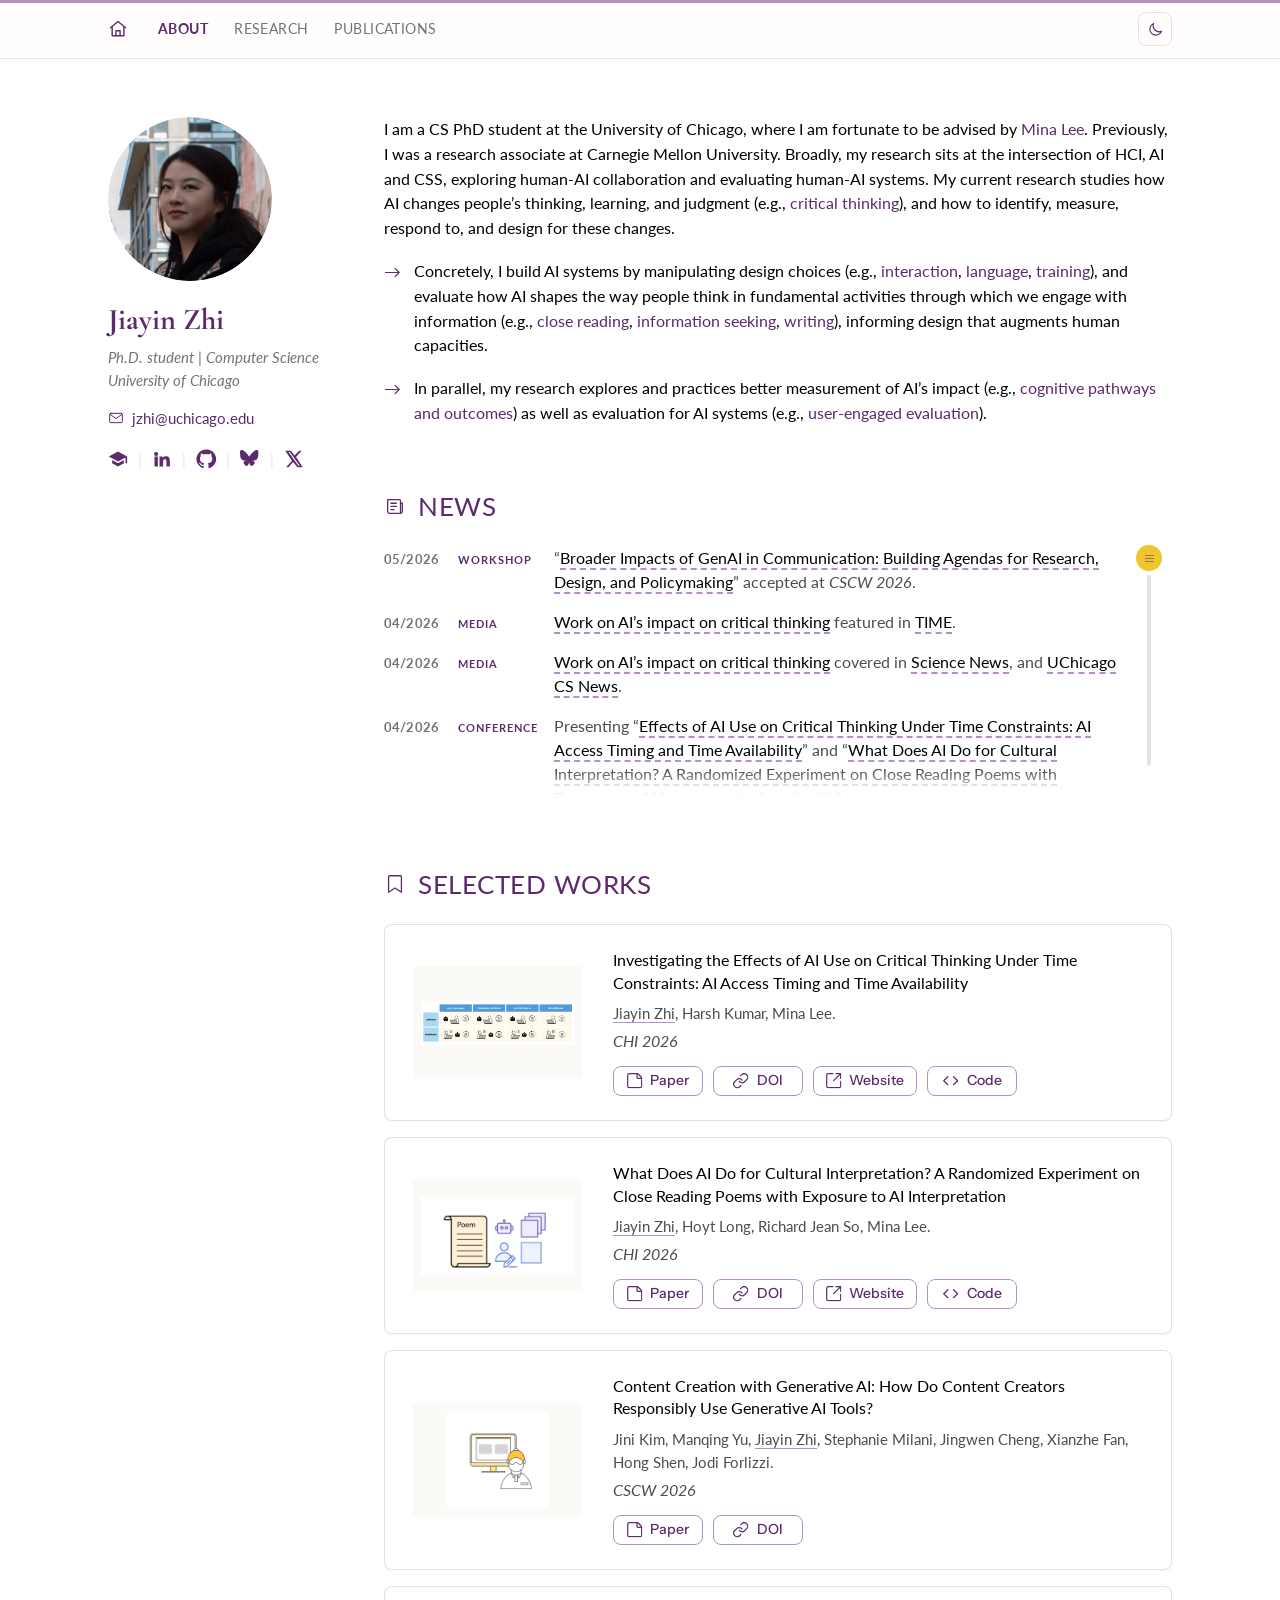
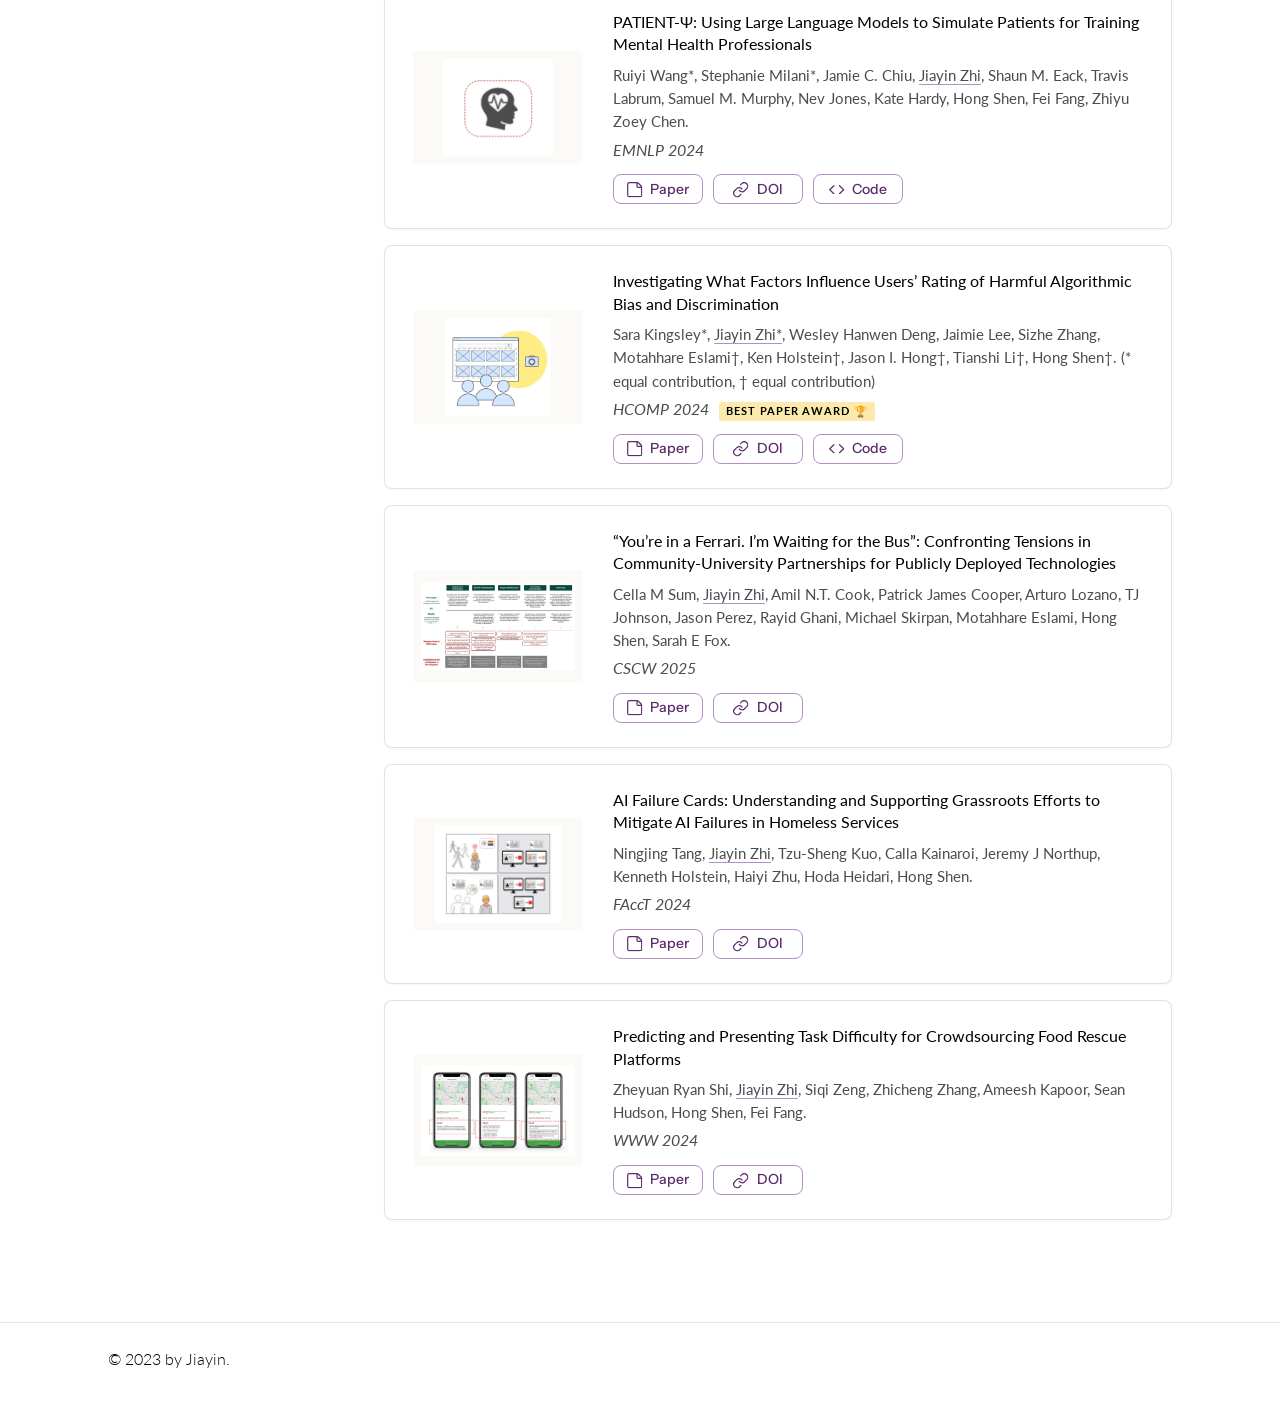
<file: index.html>
<!DOCTYPE html>
<html lang="en">
<head>
<meta charset="utf-8">
<meta name="viewport" content="width=device-width, initial-scale=1">
<title>Jiayin Zhi</title>
<meta name="description" content="Jiayin Zhi is a Computer Science Ph.D. student at the University of Chicago studying how AI shapes thinking, learning, and judgment, and how to design for it.">
<link rel="icon" href="icons/favicon.svg" type="image/svg+xml">
<link rel="icon" href="icons/favicon-32.png" sizes="32x32" type="image/png">
<link rel="icon" href="icons/favicon-16.png" sizes="16x16" type="image/png">
<link rel="apple-touch-icon" href="icons/apple-touch-icon.png">
<link rel="preconnect" href="https://fonts.googleapis.com">
<link rel="preconnect" href="https://fonts.gstatic.com" crossorigin>
<link href="https://fonts.googleapis.com/css2?family=Cormorant+Garamond:wght@400;700&family=Instrument+Sans:wght@500&family=Lato:ital,wght@0,300;0,400;0,700;1,400&display=swap" rel="stylesheet">
<link rel="stylesheet" href="css/style.css">
<script>
(function () {
  var saved = null;
  try { saved = localStorage.getItem('theme'); } catch (e) {}
  var dark = saved ? saved === 'dark'
    : window.matchMedia('(prefers-color-scheme: dark)').matches;
  document.documentElement.dataset.theme = dark ? 'dark' : 'light';
})();
</script>
</head>
<body>

<svg class="sprite" aria-hidden="true" focusable="false"><defs>
<symbol id="i-paper" viewBox="-0.7 -0.7 15.4 15.4"><path d="M 14 4.667 C 14.001 4.169 13.804 3.691 13.451 3.34 L 10.66 0.549 C 10.309 0.196 9.831 -0.001 9.333 0 L 1.556 0 C 0.696 0 0 0.696 0 1.556 L 0 12.444 C 0 13.304 0.696 14 1.556 14 L 12.444 14 C 13.304 14 14 13.304 14 12.444 Z"/><path d="M 9.333 0 L 9.333 3.889 C 9.333 4.318 9.682 4.667 10.111 4.667 L 14 4.667"/></symbol>
<symbol id="i-doi" viewBox="-0.7 -0.7 15.36 15.357"><path d="M 5.6 7.653 C 6.208 8.467 7.14 8.976 8.153 9.048 C 9.166 9.121 10.16 8.75 10.878 8.031 L 12.978 5.931 C 14.304 4.558 14.285 2.375 12.935 1.025 C 11.585 -0.325 9.402 -0.344 8.029 0.982 L 6.825 2.179"/><path d="M 8.36 6.304 C 7.752 5.49 6.821 4.981 5.808 4.909 C 4.795 4.836 3.8 5.207 3.082 5.926 L 0.982 8.026 C -0.344 9.399 -0.325 11.582 1.025 12.932 C 2.375 14.282 4.558 14.301 5.931 12.975 L 7.128 11.778"/></symbol>
<symbol id="i-website" viewBox="-0.7 -0.7 15.4 15.4"><path d="M 14 7.778 L 14 12.444 C 14 13.304 13.304 14 12.444 14 L 1.556 14 C 0.696 14 0 13.304 0 12.444 L 0 1.556 C 0 0.696 0.696 0 1.556 0 L 6.222 0 M 14 0 L 7 7 M 9.333 0 L 14 0 L 14 4.667"/></symbol>
<symbol id="i-code" viewBox="-0.7 -0.7 15.4 9.4"><path d="M 9.8 8 L 14 4 L 9.8 0 M 4.2 0 L 0 4 L 4.2 8"/></symbol>
<symbol id="i-news" viewBox="0 0 24 24"><path d="M4 5h13a1 1 0 0 1 1 1v14H6a2 2 0 0 1-2-2z"/><path d="M18 9h2v9a2 2 0 0 1-2 2"/><path d="M7.5 9h6M7.5 12.5h6M7.5 16h3.5"/></symbol>
<symbol id="i-papers" viewBox="0 0 24 24"><path d="M9 3h6l4 4v13a1 1 0 0 1-1 1H9a1 1 0 0 1-1-1V4a1 1 0 0 1 1-1z"/><path d="M15 3v4h4"/><path d="M5 7v13a1 1 0 0 0 1 1h9"/></symbol>
<symbol id="i-workshop" viewBox="0 0 24 24"><path d="M9.5 11.5a3.5 3.5 0 1 0 0-7 3.5 3.5 0 0 0 0 7z"/><path d="M3 20.5a6.5 6.5 0 0 1 13 0"/><path d="M16 5.2a3.5 3.5 0 0 1 0 6.6"/><path d="M17.5 14.4a6.5 6.5 0 0 1 3.5 5.6"/></symbol>
<symbol id="i-sun" viewBox="0 0 24 24"><circle cx="12" cy="12" r="4.2"/><path d="M12 2.6v2.3M12 19.1v2.3M4.4 4.4l1.6 1.6M18 18l1.6 1.6M2.6 12h2.3M19.1 12h2.3M4.4 19.6l1.6-1.6M18 6l1.6-1.6"/></symbol>
<symbol id="i-moon" viewBox="0 0 24 24"><path d="M20.6 14.6A8.6 8.6 0 0 1 9.4 3.4a8.6 8.6 0 1 0 11.2 11.2z"/></symbol>
<symbol id="i-mail" viewBox="0 0 24 24"><rect x="2.5" y="5" width="19" height="14" rx="2"/><path d="m3 6.5 9 6.2 9-6.2"/></symbol>
<symbol id="i-bookmark" viewBox="0 0 24 24"><path d="M6 3h12a1 1 0 0 1 1 1v17l-7-4.6L5 21V4a1 1 0 0 1 1-1z"/></symbol>
</defs></svg>

<a class="skip-link" href="#main">Skip to content</a>

<nav class="nav">
  <div class="wrap">
    <a class="home" href="index.html" aria-label="Home">
      <svg viewBox="0 0 24 24" fill="none" stroke="currentColor" stroke-width="1.7" stroke-linecap="round" stroke-linejoin="round"><path d="M3 10.5 12 3l9 7.5"/><path d="M5 9.7V20h14V9.7"/><path d="M9.5 20v-6h5v6"/></svg>
    </a>
    <a class="active" href="#about-me">ABOUT</a>
    <a href="#research">RESEARCH</a>
    <a href="paper.html">PUBLICATIONS</a>
    <button class="theme-toggle" type="button">
      <svg class="icon-moon" aria-hidden="true"><use href="#i-moon"/></svg>
      <svg class="icon-sun" aria-hidden="true"><use href="#i-sun"/></svg>
    </button>
  </div>
</nav>

<main class="wrap" id="main">
  <div class="layout">

    <!-- ================= SIDEBAR ================= -->
    <aside class="card">
      <img class="portrait" src="assets/profile.png" alt="Jiayin Zhi">
      <h1>Jiayin Zhi</h1>
      <p class="role">Ph.D. student | Computer Science</p>
      <p class="affil">University of Chicago</p>
      <p class="email"><svg class="mail" aria-hidden="true"><use href="#i-mail"/></svg><a href="mailto:jzhi@uchicago.edu">jzhi@uchicago.edu</a></p>
      <div class="socials">
        <a href="https://scholar.google.com/citations?hl=en&amp;user=Y9oropIAAAAJ" target="_blank" rel="noopener" aria-label="Google Scholar" title="Google Scholar">
          <svg viewBox="0 0 24 24"><path d="M12 3 1 9l11 6 9-4.91V17h2V9L12 3z"/><path d="M5 13.18v4L12 21l7-3.82v-4L12 17l-7-3.82z"/></svg>
        </a>
        <span class="sep">|</span>
        <a href="https://linkedin.com/in/jiayin-zhi-3zh0728" target="_blank" rel="noopener" aria-label="LinkedIn" title="LinkedIn">
          <svg viewBox="0 0 24 24"><path d="M4.98 3.5a2.5 2.5 0 1 1 0 5 2.5 2.5 0 0 1 0-5zM3 9h4v12H3zM9 9h3.8v1.7h.05c.53-.95 1.83-1.95 3.77-1.95 4.03 0 4.78 2.5 4.78 5.76V21h-4v-5.6c0-1.34-.03-3.07-1.9-3.07-1.9 0-2.2 1.46-2.2 2.97V21H9z"/></svg>
        </a>
        <span class="sep">|</span>
        <a href="https://github.com/xxxxbrandieeee" target="_blank" rel="noopener" aria-label="GitHub" title="GitHub">
          <svg viewBox="0 0 24 24"><path d="M12 .5a11.5 11.5 0 0 0-3.64 22.41c.58.11.79-.25.79-.56v-2c-3.2.7-3.88-1.37-3.88-1.37-.53-1.34-1.29-1.7-1.29-1.7-1.06-.72.08-.7.08-.7 1.17.08 1.78 1.2 1.78 1.2 1.04 1.78 2.73 1.27 3.4.97.1-.75.4-1.27.73-1.56-2.56-.29-5.25-1.28-5.25-5.7 0-1.26.45-2.29 1.19-3.1-.12-.29-.52-1.46.11-3.05 0 0 .97-.31 3.18 1.18a11 11 0 0 1 5.8 0c2.2-1.49 3.17-1.18 3.17-1.18.63 1.59.24 2.76.12 3.05.74.81 1.19 1.84 1.19 3.1 0 4.43-2.7 5.4-5.27 5.69.41.36.78 1.06.78 2.14v3.17c0 .31.21.68.8.56A11.5 11.5 0 0 0 12 .5z"/></svg>
        </a>
        <span class="sep">|</span>
        <a href="https://bsky.app/profile/jiayinzhi.bsky.social" target="_blank" rel="noopener" aria-label="Bluesky" title="Bluesky">
          <svg viewBox="0 0 24 24"><path d="M12 10.8C10.9 8.6 7.9 4.6 5.2 2.7 2.6.9 1.6 1.2 1 1.5.2 1.9 0 3.1 0 3.8s.4 5.9.7 6.8c.9 2.8 3.9 3.8 6.6 3.5h.4c-2.7.4-5.1 1.4-2 4.9 3.4 3.7 4.7-.8 5.3-3.1.7 2.3 1.4 6.6 5.3 3.1 2.9-3.1.8-4.5-1.9-4.9h.4c2.7.3 5.7-.7 6.6-3.5.3-.9.7-6.1.7-6.8 0-.7-.2-1.9-1-2.3-.6-.3-1.6-.6-4.2 1.2-2.7 1.9-5.7 5.9-6.8 8.1z"/></svg>
        </a>
        <span class="sep">|</span>
        <a href="https://x.com/JiayinZhi0728" target="_blank" rel="noopener" aria-label="X" title="X">
          <svg viewBox="0 0 24 24"><path d="M18.24 2H21l-6.55 7.48L22.5 22h-6.6l-4.9-6.4L5.3 22H2.55l7.02-8.02L1.5 2h6.77l4.43 5.86zm-.96 18h1.53L7.02 3.62H5.38z"/></svg>
        </a>
      </div>
    </aside>

    <div class="content">

    <!-- ================= ABOUT ================= -->
    <section class="bio" id="about-me">
      <p>I am a CS PhD student at the University of Chicago, where I am fortunate to be advised by <a href="https://minalee-research.github.io/index.html" target="_blank" rel="noopener">Mina Lee</a>. Previously, I was a research associate at Carnegie Mellon University. Broadly, my research sits at the intersection of HCI, AI and CSS, exploring human-AI collaboration and evaluating human-AI systems. My current research studies how AI changes people&rsquo;s thinking, learning, and judgment (e.g., <a href="https://criticalthinking-ai.app/" target="_blank" rel="noopener">critical thinking</a>), and how to identify, measure, respond to, and design for these changes.</p>

      <ul>
        <li>Concretely, I build AI systems by manipulating design choices (e.g., <a href="https://criticalthinking-ai.app/" target="_blank" rel="noopener">interaction</a>, <a href="https://closereading-ai.app/" target="_blank" rel="noopener">language</a>, <a href="https://aclanthology.org/2024.emnlp-main.711/" target="_blank" rel="noopener">training</a>), and evaluate how AI shapes the way people think in fundamental activities through which we engage with information (e.g., <a href="https://closereading-ai.app/" target="_blank" rel="noopener">close reading</a>, <a href="https://criticalthinking-ai.app/" target="_blank" rel="noopener">information seeking</a>, <a href="https://criticalthinking-ai.app/" target="_blank" rel="noopener">writing</a>), informing design that augments human capacities.</li>
        <li>In parallel, my research explores and practices better measurement of AI&rsquo;s impact (e.g., <a href="https://ai-tools-for-thought.github.io/workshop/documents/chi26/Zhi_and_Lee_Measuring_AI_Impact_on_Cognition_TfT_CHI26.pdf" target="_blank" rel="noopener">cognitive pathways and outcomes</a>) as well as evaluation for AI systems (e.g., <a href="https://ojs.aaai.org/index.php/HCOMP/article/view/31602/33768" target="_blank" rel="noopener">user-engaged evaluation</a>).</li>
      </ul>
    </section>

  <!-- ================= NEWS ================= -->
  <section class="section">
    <h2><svg aria-hidden="true"><use href="#i-news"/></svg>NEWS</h2>
    <div class="news">
      <p>
        <span class="date">05/2026</span>
        <span class="item"><span class="kind">Workshop</span>&ldquo;<a href="https://broader-impacts-workshop.github.io/cscw2026-website/" target="_blank" rel="noopener">Broader Impacts of GenAI in Communication: Building Agendas for Research, Design, and Policymaking</a>&rdquo; accepted at <span class="venue">CSCW 2026</span>.</span>
      </p>

      <p>
        <span class="date">04/2026</span>
        <span class="item"><span class="kind">Media</span><a href="https://criticalthinking-ai.app/" target="_blank" rel="noopener">Work on AI&rsquo;s impact on critical thinking</a> featured in <a href="https://time.com/article/2026/04/30/ai-thinking-cognitive-offloading/" target="_blank" rel="noopener">TIME</a>.</span>
      </p>

      <p>
        <span class="date">04/2026</span>
        <span class="item"><span class="kind">Media</span><a href="https://criticalthinking-ai.app/" target="_blank" rel="noopener">Work on AI&rsquo;s impact on critical thinking</a> covered in <a href="https://www.sciencenews.org/article/ai-timing-critical-thinking-study" target="_blank" rel="noopener">Science News</a>, and <a href="https://cs.uchicago.edu/news/the-time-constraints-of-ai-access-could-change-how-we-think/" target="_blank" rel="noopener">UChicago CS News</a>.</span>
      </p>

      <p>
        <span class="date">04/2026</span>
        <span class="item"><span class="kind">Conference</span>Presenting &ldquo;<a href="https://arxiv.org/pdf/2603.08849" target="_blank" rel="noopener">Effects of AI Use on Critical Thinking Under Time Constraints: AI Access Timing and Time Availability</a>&rdquo; and &ldquo;<a href="https://arxiv.org/pdf/2603.06855" target="_blank" rel="noopener">What Does AI Do for Cultural Interpretation? A Randomized Experiment on Close Reading Poems with Exposure to AI Interpretation</a>&rdquo; at <span class="venue">CHI 2026</span>.</span>
      </p>

      <p>
        <span class="date">02/2026</span>
        <span class="item"><span class="kind">Paper</span>&ldquo;<a href="https://ai-tools-for-thought.github.io/workshop/documents/chi26/Zhi_and_Lee_Measuring_AI_Impact_on_Cognition_TfT_CHI26.pdf" target="_blank" rel="noopener">Combining Structured Tasks and Behavioral Logs for Measuring AI&rsquo;s Impact on Cognition</a>&rdquo; featured at <span class="venue">CHI 2026 Workshop on Tools for Thought</span>.</span>
      </p>

      <p>
        <span class="date">01/2026</span>
        <span class="item"><span class="kind">Paper</span>&ldquo;<a href="https://arxiv.org/pdf/2603.06855" target="_blank" rel="noopener">What Does AI Do for Cultural Interpretation? A Randomized Experiment on Close Reading Poems with Exposure to AI Interpretation</a>&rdquo; accepted at <span class="venue">CHI 2026</span>.</span>
      </p>

      <p>
        <span class="date">01/2026</span>
        <span class="item"><span class="kind">Paper</span>&ldquo;<a href="https://arxiv.org/pdf/2603.08849" target="_blank" rel="noopener">Effects of AI Use on Critical Thinking Under Time Constraints: AI Access Timing and Time Availability</a>&rdquo; accepted at <span class="venue">CHI 2026</span>.</span>
      </p>

      <p>
        <span class="date">01/2026</span>
        <span class="item"><span class="kind">Paper</span>&ldquo;<a href="https://dl.acm.org/doi/epdf/10.1145/3788080" target="_blank" rel="noopener">Content Creation with Generative AI: How Do Content Creators Responsibly Use Generative AI Tools?</a>&rdquo; accepted at <span class="venue">CSCW 2026</span>.</span>
      </p>

      <p>
        <span class="date">07/2025</span>
        <span class="item"><span class="kind">Workshop</span>&ldquo;<a href="https://dl.acm.org/doi/10.1145/3715070.3748281" target="_blank" rel="noopener">The Work of AI Red Teaming: Automation and the Human Infrastructure</a>&rdquo; accepted at <span class="venue">CSCW 2025</span>.</span>
      </p>

      <p>
        <span class="date">01/2025</span>
        <span class="item"><span class="kind">Paper</span>&ldquo;<a href="https://dl.acm.org/doi/epdf/10.1145/3711110" target="_blank" rel="noopener">'You&rsquo;re in a Ferrari. I&rsquo;m Waiting for the Bus': Confronting Tensions in Community-University Partnerships for Publicly Deployed Technologies</a>&rdquo; accepted at <span class="venue">CSCW 2025</span>.</span>
      </p>

      <p>
        <span class="date">10/2024</span>
        <span class="item"><span class="kind">Award</span>&ldquo;<a href="https://ojs.aaai.org/index.php/HCOMP/article/view/31602/33768" target="_blank" rel="noopener">Investigating What Factors Influence Users&rsquo; Rating of Harmful Algorithmic Bias and Discrimination</a>&rdquo; received Best Paper Award at <span class="venue">HCOMP 2024</span>.</span>
      </p>

      <p>
        <span class="date">08/2024</span>
        <span class="item"><span class="kind">Paper</span>&ldquo;<a href="https://ojs.aaai.org/index.php/HCOMP/article/view/31602/33768" target="_blank" rel="noopener">Investigating What Factors Influence Users&rsquo; Rating of Harmful Algorithmic Bias and Discrimination</a>&rdquo; accepted at <span class="venue">HCOMP 2024</span>.</span>
      </p>

      <p>
        <span class="date">07/2024</span>
        <span class="item"><span class="kind">Paper</span>&ldquo;<a href="https://arxiv.org/pdf/2405.19660" target="_blank" rel="noopener">PATIENT-&Psi;: Using Large Language Models to Simulate Patients for Training Mental Health Professionals</a>&rdquo; accepted at <span class="venue">EMNLP 2024</span>.</span>
      </p>

      <p>
        <span class="date">03/2024</span>
        <span class="item"><span class="kind">Paper</span>&ldquo;<a href="https://dl.acm.org/doi/epdf/10.1145/3630106.3658935" target="_blank" rel="noopener">AI Failure Cards: Understanding and Supporting Grassroots Efforts to Mitigate AI Failures in Homeless Services</a>&rdquo; accepted at <span class="venue">FAccT 2024</span>.</span>
      </p>

      <p>
        <span class="date">02/2024</span>
        <span class="item"><span class="kind">Paper</span>&ldquo;<a href="https://dl.acm.org/doi/epdf/10.1145/3589334.3648155" target="_blank" rel="noopener">Predicting and Presenting Task Difficulty for Crowdsourcing Food Rescue Platforms</a>&rdquo; accepted at <span class="venue">WWW 2024</span>.</span>
      </p>
    </div>
  </section>

  <!-- ================= SELECTED WORKS ================= -->
  <section class="section" id="research">
    <h2><svg aria-hidden="true"><use href="#i-bookmark"/></svg>SELECTED WORKS</h2>

    <article class="work">
      <img class="thumb" src="assets/work-critical-thinking.png" alt="">
      <div>
        <h4>Investigating the Effects of AI Use on Critical Thinking Under Time Constraints: AI Access Timing and Time Availability</h4>
        <p class="authors"><span class="me">Jiayin Zhi</span>, Harsh Kumar, Mina Lee.</p>
        <p class="venue">CHI 2026</p>
        <div class="links">
          <a href="https://arxiv.org/pdf/2603.08849" target="_blank" rel="noopener"><svg aria-hidden="true"><use href="#i-paper"/></svg>Paper</a>
          <a href="https://doi.org/10.1145/3772318.3791796" target="_blank" rel="noopener"><svg aria-hidden="true"><use href="#i-doi"/></svg>DOI</a>
          <a href="https://criticalthinking-ai.app/" target="_blank" rel="noopener"><svg aria-hidden="true"><use href="#i-website"/></svg>Website</a>
          <a href="https://criticalthinking-ai.app/#/resources" target="_blank" rel="noopener"><svg class="icon-code" aria-hidden="true"><use href="#i-code"/></svg>Code</a>
        </div>
      </div>
    </article>

    <article class="work">
      <img class="thumb" src="assets/work-close-reading.png" alt="">
      <div>
        <h4>What Does AI Do for Cultural Interpretation? A Randomized Experiment on Close Reading Poems with Exposure to AI Interpretation</h4>
        <p class="authors"><span class="me">Jiayin Zhi</span>, Hoyt Long, Richard Jean So, Mina Lee.</p>
        <p class="venue">CHI 2026</p>
        <div class="links">
          <a href="https://arxiv.org/pdf/2603.06855" target="_blank" rel="noopener"><svg aria-hidden="true"><use href="#i-paper"/></svg>Paper</a>
          <a href="https://doi.org/10.1145/3772318.3791727" target="_blank" rel="noopener"><svg aria-hidden="true"><use href="#i-doi"/></svg>DOI</a>
          <a href="https://closereading-ai.app/" target="_blank" rel="noopener"><svg aria-hidden="true"><use href="#i-website"/></svg>Website</a>
          <a href="https://closereading-ai.app/resources#interface-code" target="_blank" rel="noopener"><svg class="icon-code" aria-hidden="true"><use href="#i-code"/></svg>Code</a>
        </div>
      </div>
    </article>

    <article class="work">
      <img class="thumb" src="assets/work-content-creation.png" alt="">
      <div>
        <h4>Content Creation with Generative AI: How Do Content Creators Responsibly Use Generative AI Tools?</h4>
        <p class="authors">Jini Kim, Manqing Yu, <span class="me">Jiayin Zhi</span>, Stephanie Milani, Jingwen Cheng, Xianzhe Fan, Hong Shen, Jodi Forlizzi.</p>
        <p class="venue">CSCW 2026</p>
        <div class="links">
          <a href="https://dl.acm.org/doi/epdf/10.1145/3788080" target="_blank" rel="noopener"><svg aria-hidden="true"><use href="#i-paper"/></svg>Paper</a>
          <a href="https://doi.org/10.1145/3788080" target="_blank" rel="noopener"><svg aria-hidden="true"><use href="#i-doi"/></svg>DOI</a>
        </div>
      </div>
    </article>

    <article class="work">
      <img class="thumb" src="assets/work-patient-psi.png" alt="">
      <div>
        <h4>PATIENT-&Psi;: Using Large Language Models to Simulate Patients for Training Mental Health Professionals</h4>
        <p class="authors">Ruiyi Wang*, Stephanie Milani*, Jamie C. Chiu, <span class="me">Jiayin Zhi</span>, Shaun M. Eack, Travis Labrum, Samuel M. Murphy, Nev Jones, Kate Hardy, Hong Shen, Fei Fang, Zhiyu Zoey Chen.</p>
        <p class="venue">EMNLP 2024</p>
        <div class="links">
          <a href="https://arxiv.org/pdf/2405.19660" target="_blank" rel="noopener"><svg aria-hidden="true"><use href="#i-paper"/></svg>Paper</a>
          <a href="https://aclanthology.org/2024.emnlp-main.711/" target="_blank" rel="noopener"><svg aria-hidden="true"><use href="#i-doi"/></svg>DOI</a>
          <a href="https://github.com/ruiyiw/patient-psi/tree/main" target="_blank" rel="noopener"><svg class="icon-code" aria-hidden="true"><use href="#i-code"/></svg>Code</a>
        </div>
      </div>
    </article>

    <article class="work">
      <img class="thumb" src="assets/work-crowd-audit.png" alt="">
      <div>
        <h4>Investigating What Factors Influence Users&rsquo; Rating of Harmful Algorithmic Bias and Discrimination</h4>
        <p class="authors">Sara Kingsley*, <span class="me">Jiayin Zhi*</span>, Wesley Hanwen Deng, Jaimie Lee, Sizhe Zhang, Motahhare Eslami&dagger;, Ken Holstein&dagger;, Jason I. Hong&dagger;, Tianshi Li&dagger;, Hong Shen&dagger;. (* equal contribution, &dagger; equal contribution)</p>
        <p class="venue">HCOMP 2024 <span class="award">Best Paper Award &#127942;</span></p>
        <div class="links">
          <a href="https://ojs.aaai.org/index.php/HCOMP/article/view/31602/33768" target="_blank" rel="noopener"><svg aria-hidden="true"><use href="#i-paper"/></svg>Paper</a>
          <a href="https://doi.org/10.1609/hcomp.v12i1.31602" target="_blank" rel="noopener"><svg aria-hidden="true"><use href="#i-doi"/></svg>DOI</a>
          <a href="https://github.com/xxxxbrandieeee/crowd-audit-baseline-public" target="_blank" rel="noopener"><svg class="icon-code" aria-hidden="true"><use href="#i-code"/></svg>Code</a>
        </div>
      </div>
    </article>

    <article class="work">
      <img class="thumb" src="assets/work-ferrari.jpg" alt="">
      <div>
        <h4>&ldquo;You&rsquo;re in a Ferrari. I&rsquo;m Waiting for the Bus&rdquo;: Confronting Tensions in Community-University Partnerships for Publicly Deployed Technologies</h4>
        <p class="authors">Cella M Sum, <span class="me">Jiayin Zhi</span>, Amil N.T. Cook, Patrick James Cooper, Arturo Lozano, TJ Johnson, Jason Perez, Rayid Ghani, Michael Skirpan, Motahhare Eslami, Hong Shen, Sarah E Fox.</p>
        <p class="venue">CSCW 2025</p>
        <div class="links">
          <a href="https://dl.acm.org/doi/epdf/10.1145/3711110" target="_blank" rel="noopener"><svg aria-hidden="true"><use href="#i-paper"/></svg>Paper</a>
          <a href="https://dl.acm.org/doi/10.1145/3711110" target="_blank" rel="noopener"><svg aria-hidden="true"><use href="#i-doi"/></svg>DOI</a>
        </div>
      </div>
    </article>

    <article class="work">
      <img class="thumb" src="assets/work-ai-failure-cards.jpg" alt="">
      <div>
        <h4>AI Failure Cards: Understanding and Supporting Grassroots Efforts to Mitigate AI Failures in Homeless Services</h4>
        <p class="authors">Ningjing Tang, <span class="me">Jiayin Zhi</span>, Tzu-Sheng Kuo, Calla Kainaroi, Jeremy J Northup, Kenneth Holstein, Haiyi Zhu, Hoda Heidari, Hong Shen.</p>
        <p class="venue">FAccT 2024</p>
        <div class="links">
          <a href="https://dl.acm.org/doi/epdf/10.1145/3630106.3658935" target="_blank" rel="noopener"><svg aria-hidden="true"><use href="#i-paper"/></svg>Paper</a>
          <a href="https://dl.acm.org/doi/10.1145/3630106.3658935" target="_blank" rel="noopener"><svg aria-hidden="true"><use href="#i-doi"/></svg>DOI</a>
        </div>
      </div>
    </article>

    <article class="work">
      <img class="thumb" src="assets/work-food-rescue.jpg" alt="">
      <div>
        <h4>Predicting and Presenting Task Difficulty for Crowdsourcing Food Rescue Platforms</h4>
        <p class="authors">Zheyuan Ryan Shi, <span class="me">Jiayin Zhi</span>, Siqi Zeng, Zhicheng Zhang, Ameesh Kapoor, Sean Hudson, Hong Shen, Fei Fang.</p>
        <p class="venue">WWW 2024</p>
        <div class="links">
          <a href="https://dl.acm.org/doi/epdf/10.1145/3589334.3648155" target="_blank" rel="noopener"><svg aria-hidden="true"><use href="#i-paper"/></svg>Paper</a>
          <a href="https://dl.acm.org/doi/10.1145/3589334.3648155" target="_blank" rel="noopener"><svg aria-hidden="true"><use href="#i-doi"/></svg>DOI</a>
        </div>
      </div>
    </article>
  </section>

  </div>
  </div>
</main>

<footer class="foot">
  <div class="wrap">&copy; 2023 by Jiayin.</div>
</footer>

<script>
// Highlight the nav link for whichever section is in view.
(function () {
  var links = { 'about-me': document.querySelector('.nav a[href="#about-me"]'),
                'research': document.querySelector('.nav a[href="#research"]') };
  var obs = new IntersectionObserver(function (entries) {
    entries.forEach(function (e) {
      if (!e.isIntersecting) return;
      Object.values(links).forEach(function (l) { l.classList.remove('active'); });
      if (links[e.target.id]) links[e.target.id].classList.add('active');
    });
  }, { rootMargin: '-25% 0px -65% 0px' });
  Object.keys(links).forEach(function (id) {
    var el = document.getElementById(id);
    if (el) obs.observe(el);
  });
})();

// The news list scrolls; drop its fade-out mask once you reach the end.
(function () {
  var news = document.querySelector('.news');
  if (!news) return;
  var update = function () {
    news.classList.toggle('at-end',
      news.scrollTop + news.clientHeight >= news.scrollHeight - 2);
  };
  news.addEventListener('scroll', update, { passive: true });
  window.addEventListener('resize', update);
  update();
})();
</script>

<script>
// Theme toggle. Writes the choice to localStorage so it sticks, and keeps
// following the system setting until the visitor actually picks one.
(function () {
  var root = document.documentElement;
  var btn = document.querySelector('.theme-toggle');
  if (!btn) return;

  var sync = function () {
    var dark = root.dataset.theme === 'dark';
    btn.setAttribute('aria-label', dark ? 'Switch to light theme' : 'Switch to dark theme');
    btn.setAttribute('aria-pressed', String(dark));
  };

  btn.addEventListener('click', function () {
    var dark = root.dataset.theme !== 'dark';
    root.dataset.theme = dark ? 'dark' : 'light';
    try { localStorage.setItem('theme', dark ? 'dark' : 'light'); } catch (e) {}
    sync();
  });

  window.matchMedia('(prefers-color-scheme: dark)').addEventListener('change', function (e) {
    var saved = null;
    try { saved = localStorage.getItem('theme'); } catch (err) {}
    if (saved) return;
    root.dataset.theme = e.matches ? 'dark' : 'light';
    sync();
  });

  sync();
})();

// Scroll behaviour: a reading-progress fill on the nav's top rule, and
// section headings and work cards rising into place as they arrive.
(function () {
  var root = document.documentElement;
  var nav = document.querySelector('.nav');
  var still = window.matchMedia('(prefers-reduced-motion: reduce)').matches;

  // Elements are only hidden once script is running, so with JS off or
  // reduced motion on, nothing is ever invisible.
  var pending = [];
  if (!still) {
    pending = Array.prototype.slice.call(
      document.querySelectorAll('.section > h2, .work'));
    pending.forEach(function (el) { el.classList.add('reveal'); });
  }

  var batch = 0;

  function reveal(el) {
    el.style.transitionDelay = Math.min(batch++, 3) * 70 + 'ms';
    el.classList.add('in');
    // Strip the classes once it has arrived, so this transform stops
    // competing with the card's hover lift.
    el.addEventListener('transitionend', function () {
      el.classList.remove('reveal', 'in');
      el.style.transitionDelay = '';
    }, { once: true });
  }

  // A sweep rather than an IntersectionObserver: a fast flick or an anchor
  // jump can carry an element from below the fold to above it between two
  // observer samples, leaving it stranded invisible. Checking positions
  // directly cannot miss.
  function sweep() {
    batch = 0;
    var limit = window.innerHeight;
    for (var i = pending.length - 1; i >= 0; i--) {
      if (pending[i].getBoundingClientRect().top < limit) {
        reveal(pending[i]);
        pending.splice(i, 1);
      }
    }
  }

  function progress() {
    if (!nav) return;
    var max = root.scrollHeight - root.clientHeight;
    nav.style.setProperty('--progress', max > 0 ? (root.scrollTop / max).toFixed(4) : 1);
  }

  var queued = false;
  function frame() {
    progress();
    if (pending.length) sweep();
    queued = false;
  }

  function onScroll() {
    if (queued) return;
    queued = true;
    requestAnimationFrame(frame);
  }

  window.addEventListener('scroll', onScroll, { passive: true });
  window.addEventListener('resize', onScroll);
  frame();
})();

// The news list is a scroll container sitting in the middle of the page, so
// a wheel over it would otherwise trap the page scroll until the list ran
// out. Pass the wheel through to the window and leave the list to its own
// scrollbar, which is why that bar is drawn wide and always visible.
(function () {
  var news = document.querySelector('.news');
  if (!news) return;

  news.addEventListener('wheel', function (e) {
    if (news.scrollHeight <= news.clientHeight) return;   // not scrollable
    if (e.ctrlKey) return;                                // pinch-zoom
    e.preventDefault();
    window.scrollBy({ top: e.deltaY, left: 0, behavior: 'instant' });
  }, { passive: false });
})();

// The news scroller, built as a spine: a thin rule that fills purple behind
// you as you read, with one marker at the head. Drag the marker or click the
// rail to jump. The native bar is hidden in CSS.
(function () {
  var news = document.querySelector('.news');
  if (!news) return;

  var wrap = document.createElement('div');
  wrap.className = 'news-scroll';
  news.parentNode.insertBefore(wrap, news);
  wrap.appendChild(news);

  var rail = document.createElement('div');
  rail.className = 'rail';
  rail.setAttribute('aria-hidden', 'true');
  rail.innerHTML = '<div class="rail-line"></div><div class="fill"></div>';

  var thumb = document.createElement('div');
  thumb.className = 'thumb';
  rail.appendChild(thumb);
  wrap.appendChild(rail);

  // Keyboard users lose nothing when the native bar goes away.
  news.setAttribute('tabindex', '0');
  news.setAttribute('role', 'region');
  news.setAttribute('aria-label', 'News, scrollable');

  var fill = rail.querySelector('.fill');

  // Measured on resize only, so sync stays pure style writes and can run
  // straight off the scroll event without forcing layout each time.
  var range = 0;

  function measure() {
    range = news.scrollHeight - news.clientHeight;
    rail.style.display = range > 1 ? '' : 'none';
  }

  function sync() {
    if (range <= 1) return;
    var progress = Math.min(1, Math.max(0, news.scrollTop / range));
    thumb.style.top = progress * 100 + '%';
    fill.style.height = progress * 100 + '%';
  }

  news.addEventListener('scroll', sync, { passive: true });
  window.addEventListener('resize', function () { measure(); sync(); });

  // Drag the marker. The rail maps to the scrollable range, not the content
  // height, so the marker ends up under the pointer rather than lagging it.
  var from = 0, at = 0, dragging = false;

  thumb.addEventListener('pointerdown', function (e) {
    dragging = true;
    from = e.clientY;
    at = news.scrollTop;
    thumb.classList.add('grabbing');
    thumb.setPointerCapture(e.pointerId);
    e.preventDefault();
    e.stopPropagation();
  });

  thumb.addEventListener('pointermove', function (e) {
    if (!dragging) return;
    news.scrollTop = at + (e.clientY - from) / rail.clientHeight * range;
  });

  function release() { dragging = false; thumb.classList.remove('grabbing'); }
  thumb.addEventListener('pointerup', release);
  thumb.addEventListener('pointercancel', release);

  // Click the rail to jump there.
  rail.addEventListener('pointerdown', function (e) {
    if (e.target === thumb) return;
    var box = rail.getBoundingClientRect();
    news.scrollTo({
      top: (e.clientY - box.top) / box.height * range,
      behavior: 'smooth'
    });
  });

  measure();
  sync();
})();

// On a phone the news list folds to its first few entries behind a button.
// The breakpoint lives in CSS, so this only tracks state and wording — at
// desktop width the class does nothing and the button is not rendered.
(function () {
  var news = document.querySelector('.news');
  if (!news) return;

  var total = news.querySelectorAll('p').length;
  var SHOWN = 4;
  if (total <= SHOWN) return;

  news.id = news.id || 'news-list';

  var host = news.closest('.news-scroll') || news;
  var btn = document.createElement('button');
  btn.type = 'button';
  btn.className = 'news-more';
  btn.setAttribute('aria-controls', news.id);
  host.parentNode.insertBefore(btn, host.nextSibling);

  function label() {
    var folded = news.classList.contains('folded');
    btn.textContent = folded
      ? 'Show all ' + total + ' updates'
      : 'Show fewer';
    btn.setAttribute('aria-expanded', String(!folded));
  }

  btn.addEventListener('click', function () {
    var folding = !news.classList.contains('folded');
    news.classList.toggle('folded');
    label();
    // Collapsing from the foot of a long list would otherwise leave you
    // stranded somewhere below the section.
    if (folding) {
      window.scrollTo({
        top: news.getBoundingClientRect().top + window.scrollY - 90,
        behavior: 'smooth'
      });
    }
  });

  news.classList.add('folded');
  label();
})();
</script>

</body>
</html>
</file>
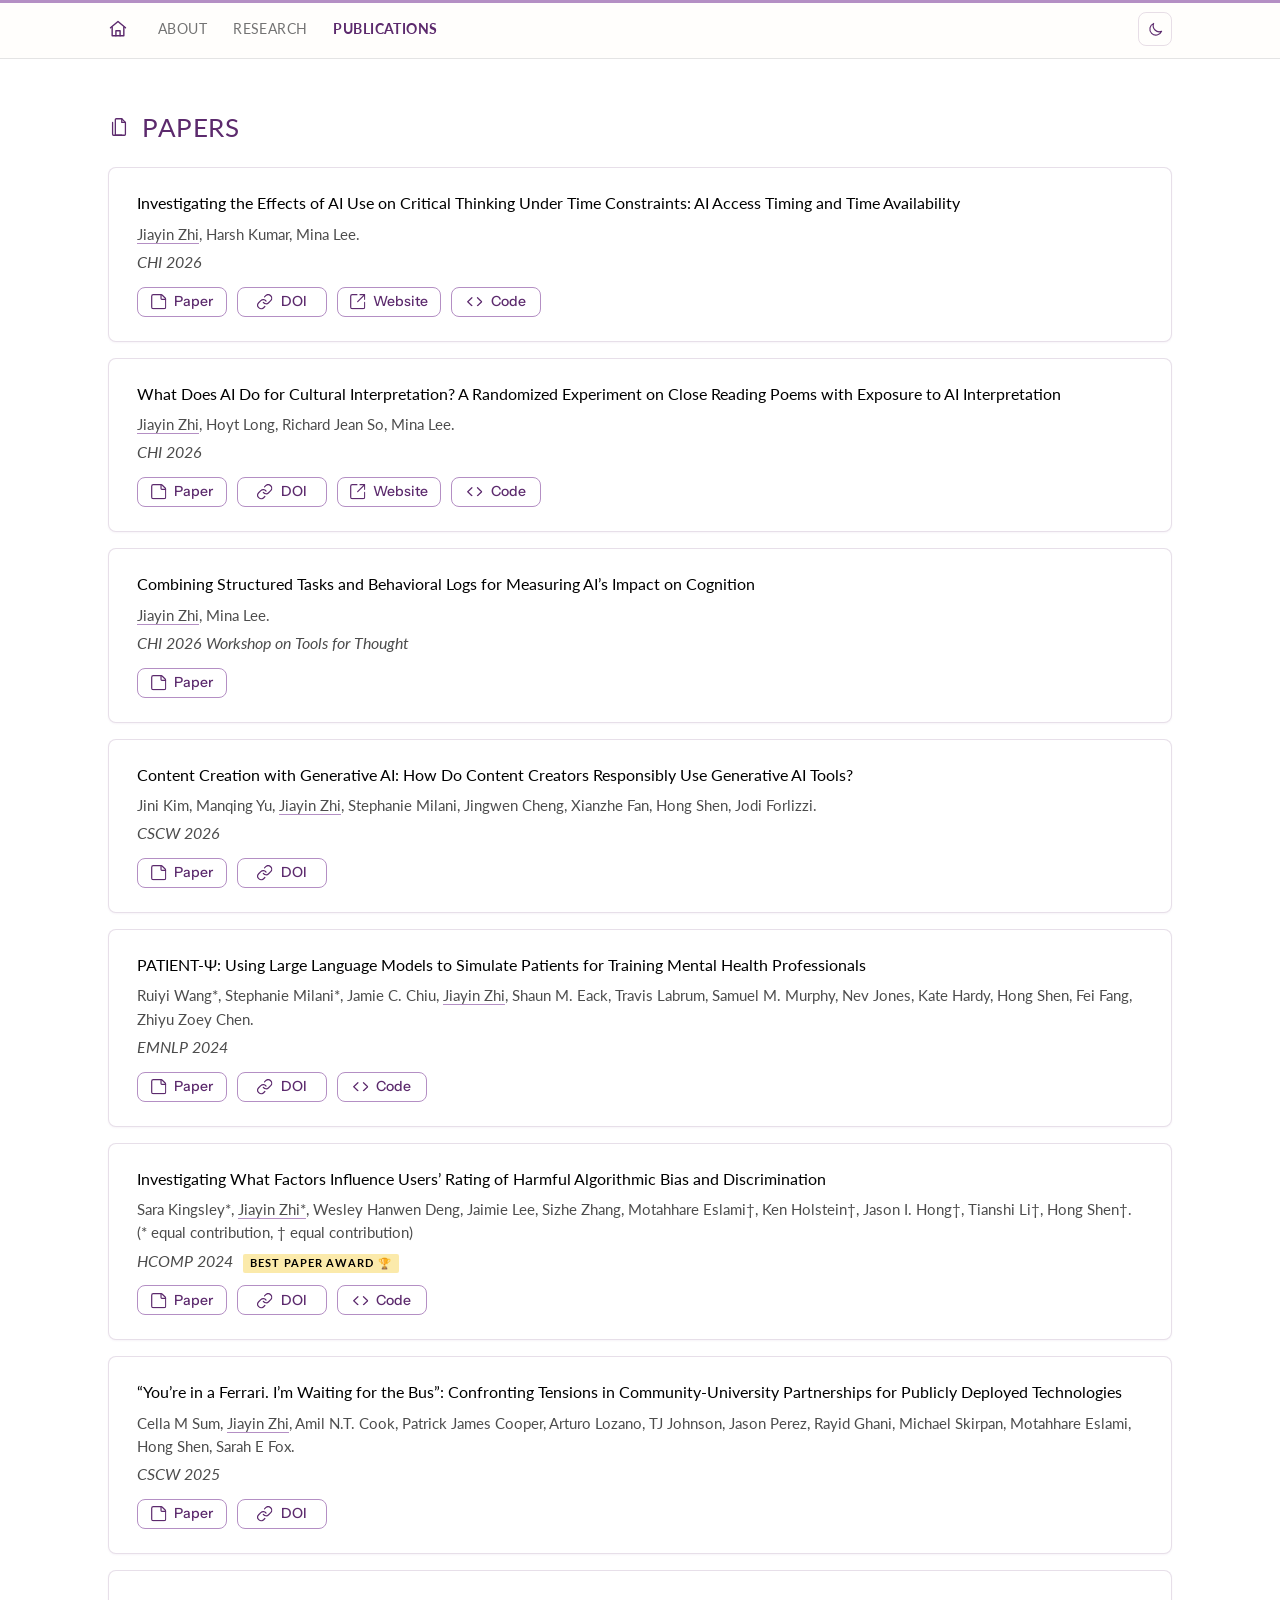
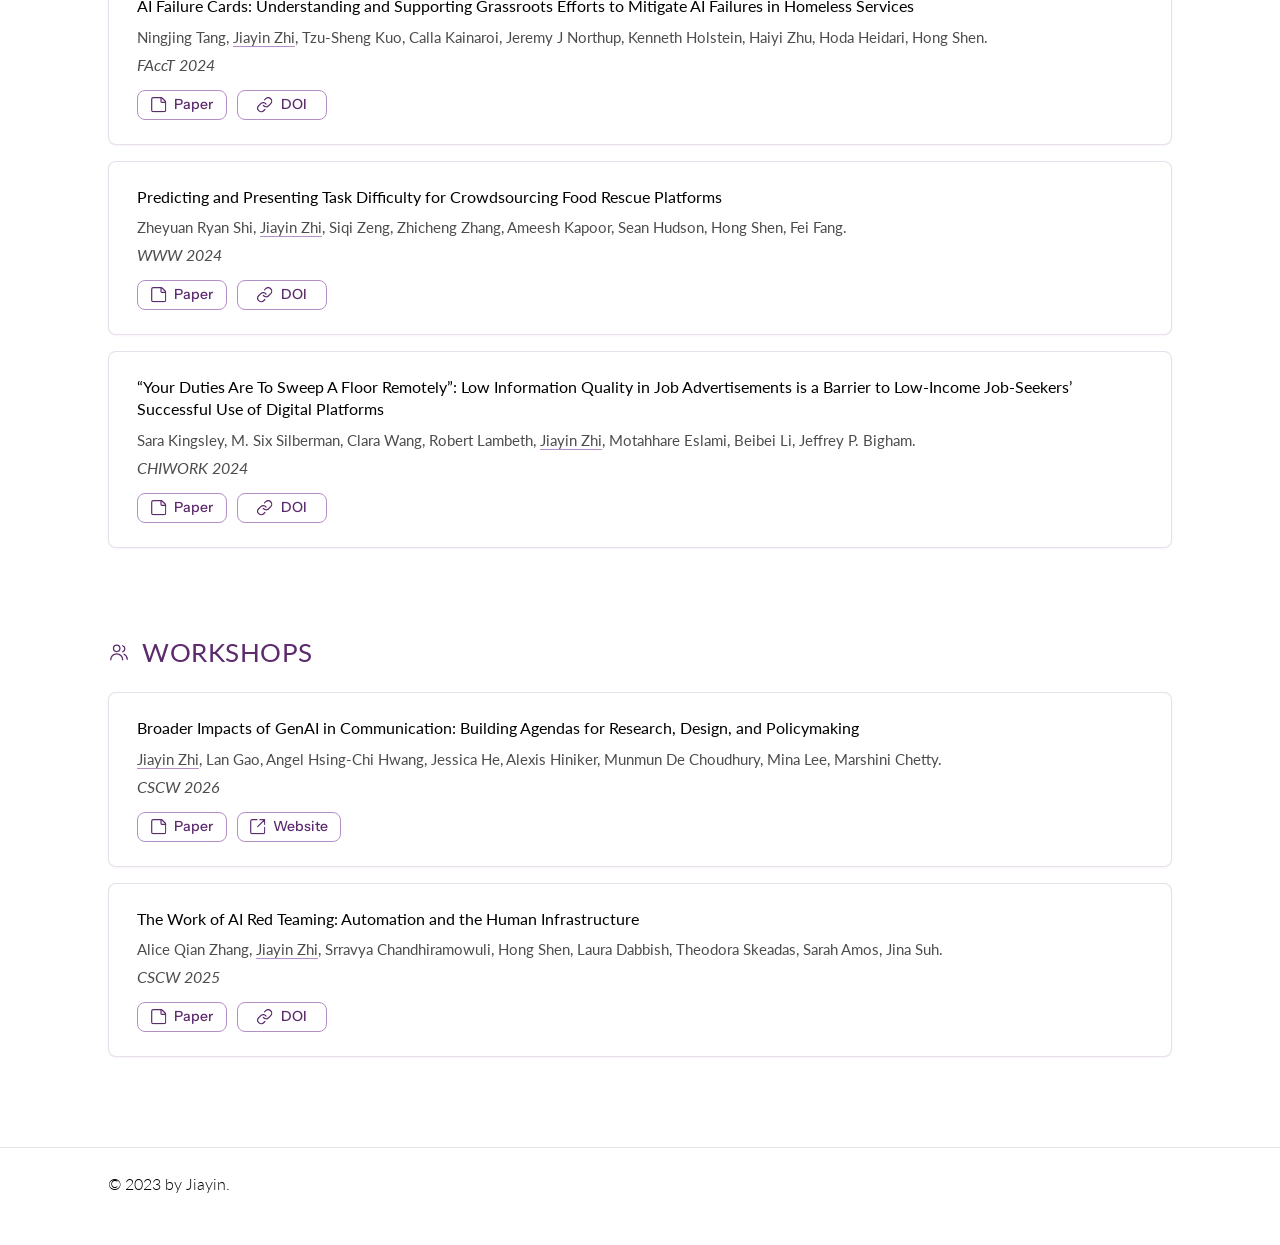
<file: paper.html>
<!DOCTYPE html>
<html lang="en">
<head>
<meta charset="utf-8">
<meta name="viewport" content="width=device-width, initial-scale=1">
<title>Publications — Jiayin Zhi</title>
<meta name="description" content="Papers and workshops by Jiayin Zhi, Computer Science Ph.D. student at the University of Chicago.">
<link rel="icon" href="icons/favicon.svg" type="image/svg+xml">
<link rel="icon" href="icons/favicon-32.png" sizes="32x32" type="image/png">
<link rel="icon" href="icons/favicon-16.png" sizes="16x16" type="image/png">
<link rel="apple-touch-icon" href="icons/apple-touch-icon.png">
<link rel="preconnect" href="https://fonts.googleapis.com">
<link rel="preconnect" href="https://fonts.gstatic.com" crossorigin>
<link href="https://fonts.googleapis.com/css2?family=Cormorant+Garamond:wght@400;700&family=Instrument+Sans:wght@500&family=Lato:ital,wght@0,300;0,400;0,700;1,400&display=swap" rel="stylesheet">
<link rel="stylesheet" href="css/style.css">
<script>
(function () {
  var saved = null;
  try { saved = localStorage.getItem('theme'); } catch (e) {}
  var dark = saved ? saved === 'dark'
    : window.matchMedia('(prefers-color-scheme: dark)').matches;
  document.documentElement.dataset.theme = dark ? 'dark' : 'light';
})();
</script>
</head>
<body>

<svg class="sprite" aria-hidden="true" focusable="false"><defs>
<symbol id="i-paper" viewBox="-0.7 -0.7 15.4 15.4"><path d="M 14 4.667 C 14.001 4.169 13.804 3.691 13.451 3.34 L 10.66 0.549 C 10.309 0.196 9.831 -0.001 9.333 0 L 1.556 0 C 0.696 0 0 0.696 0 1.556 L 0 12.444 C 0 13.304 0.696 14 1.556 14 L 12.444 14 C 13.304 14 14 13.304 14 12.444 Z"/><path d="M 9.333 0 L 9.333 3.889 C 9.333 4.318 9.682 4.667 10.111 4.667 L 14 4.667"/></symbol>
<symbol id="i-doi" viewBox="-0.7 -0.7 15.36 15.357"><path d="M 5.6 7.653 C 6.208 8.467 7.14 8.976 8.153 9.048 C 9.166 9.121 10.16 8.75 10.878 8.031 L 12.978 5.931 C 14.304 4.558 14.285 2.375 12.935 1.025 C 11.585 -0.325 9.402 -0.344 8.029 0.982 L 6.825 2.179"/><path d="M 8.36 6.304 C 7.752 5.49 6.821 4.981 5.808 4.909 C 4.795 4.836 3.8 5.207 3.082 5.926 L 0.982 8.026 C -0.344 9.399 -0.325 11.582 1.025 12.932 C 2.375 14.282 4.558 14.301 5.931 12.975 L 7.128 11.778"/></symbol>
<symbol id="i-website" viewBox="-0.7 -0.7 15.4 15.4"><path d="M 14 7.778 L 14 12.444 C 14 13.304 13.304 14 12.444 14 L 1.556 14 C 0.696 14 0 13.304 0 12.444 L 0 1.556 C 0 0.696 0.696 0 1.556 0 L 6.222 0 M 14 0 L 7 7 M 9.333 0 L 14 0 L 14 4.667"/></symbol>
<symbol id="i-code" viewBox="-0.7 -0.7 15.4 9.4"><path d="M 9.8 8 L 14 4 L 9.8 0 M 4.2 0 L 0 4 L 4.2 8"/></symbol>
<symbol id="i-news" viewBox="0 0 24 24"><path d="M4 5h13a1 1 0 0 1 1 1v14H6a2 2 0 0 1-2-2z"/><path d="M18 9h2v9a2 2 0 0 1-2 2"/><path d="M7.5 9h6M7.5 12.5h6M7.5 16h3.5"/></symbol>
<symbol id="i-papers" viewBox="0 0 24 24"><path d="M9 3h6l4 4v13a1 1 0 0 1-1 1H9a1 1 0 0 1-1-1V4a1 1 0 0 1 1-1z"/><path d="M15 3v4h4"/><path d="M5 7v13a1 1 0 0 0 1 1h9"/></symbol>
<symbol id="i-workshop" viewBox="0 0 24 24"><path d="M9.5 11.5a3.5 3.5 0 1 0 0-7 3.5 3.5 0 0 0 0 7z"/><path d="M3 20.5a6.5 6.5 0 0 1 13 0"/><path d="M16 5.2a3.5 3.5 0 0 1 0 6.6"/><path d="M17.5 14.4a6.5 6.5 0 0 1 3.5 5.6"/></symbol>
<symbol id="i-sun" viewBox="0 0 24 24"><circle cx="12" cy="12" r="4.2"/><path d="M12 2.6v2.3M12 19.1v2.3M4.4 4.4l1.6 1.6M18 18l1.6 1.6M2.6 12h2.3M19.1 12h2.3M4.4 19.6l1.6-1.6M18 6l1.6-1.6"/></symbol>
<symbol id="i-moon" viewBox="0 0 24 24"><path d="M20.6 14.6A8.6 8.6 0 0 1 9.4 3.4a8.6 8.6 0 1 0 11.2 11.2z"/></symbol>
<symbol id="i-mail" viewBox="0 0 24 24"><rect x="2.5" y="5" width="19" height="14" rx="2"/><path d="m3 6.5 9 6.2 9-6.2"/></symbol>
<symbol id="i-bookmark" viewBox="0 0 24 24"><path d="M6 3h12a1 1 0 0 1 1 1v17l-7-4.6L5 21V4a1 1 0 0 1 1-1z"/></symbol>
</defs></svg>

<a class="skip-link" href="#main">Skip to content</a>

<nav class="nav">
  <div class="wrap">
    <a class="home" href="index.html" aria-label="Home">
      <svg viewBox="0 0 24 24" fill="none" stroke="currentColor" stroke-width="1.7" stroke-linecap="round" stroke-linejoin="round"><path d="M3 10.5 12 3l9 7.5"/><path d="M5 9.7V20h14V9.7"/><path d="M9.5 20v-6h5v6"/></svg>
    </a>
    <a href="index.html#about-me">ABOUT</a>
    <a href="index.html#research">RESEARCH</a>
    <a class="active" href="paper.html">PUBLICATIONS</a>
    <button class="theme-toggle" type="button">
      <svg class="icon-moon" aria-hidden="true"><use href="#i-moon"/></svg>
      <svg class="icon-sun" aria-hidden="true"><use href="#i-sun"/></svg>
    </button>
  </div>
</nav>

<main class="wrap" id="main">
  <section class="section" style="padding-top:48px">
    <h2><svg aria-hidden="true"><use href="#i-papers"/></svg>PAPERS</h2>

    <article class="work no-thumb">
      <div>
        <h4>Investigating the Effects of AI Use on Critical Thinking Under Time Constraints: AI Access Timing and Time Availability</h4>
        <p class="authors"><span class="me">Jiayin Zhi</span>, Harsh Kumar, Mina Lee.</p>
        <p class="venue">CHI 2026</p>
        <div class="links">
          <a href="https://arxiv.org/pdf/2603.08849" target="_blank" rel="noopener"><svg aria-hidden="true"><use href="#i-paper"/></svg>Paper</a>
          <a href="https://doi.org/10.1145/3772318.3791796" target="_blank" rel="noopener"><svg aria-hidden="true"><use href="#i-doi"/></svg>DOI</a>
          <a href="https://criticalthinking-ai.app/" target="_blank" rel="noopener"><svg aria-hidden="true"><use href="#i-website"/></svg>Website</a>
          <a href="https://criticalthinking-ai.app/#/resources" target="_blank" rel="noopener"><svg class="icon-code" aria-hidden="true"><use href="#i-code"/></svg>Code</a>
        </div>
      </div>
    </article>

    <article class="work no-thumb">
      <div>
        <h4>What Does AI Do for Cultural Interpretation? A Randomized Experiment on Close Reading Poems with Exposure to AI Interpretation</h4>
        <p class="authors"><span class="me">Jiayin Zhi</span>, Hoyt Long, Richard Jean So, Mina Lee.</p>
        <p class="venue">CHI 2026</p>
        <div class="links">
          <a href="https://arxiv.org/pdf/2603.06855" target="_blank" rel="noopener"><svg aria-hidden="true"><use href="#i-paper"/></svg>Paper</a>
          <a href="https://doi.org/10.1145/3772318.3791727" target="_blank" rel="noopener"><svg aria-hidden="true"><use href="#i-doi"/></svg>DOI</a>
          <a href="https://closereading-ai.app/" target="_blank" rel="noopener"><svg aria-hidden="true"><use href="#i-website"/></svg>Website</a>
          <a href="https://closereading-ai.app/resources#interface-code" target="_blank" rel="noopener"><svg class="icon-code" aria-hidden="true"><use href="#i-code"/></svg>Code</a>
        </div>
      </div>
    </article>

    <article class="work no-thumb">
      <div>
        <h4>Combining Structured Tasks and Behavioral Logs for Measuring AI&rsquo;s Impact on Cognition</h4>
        <p class="authors"><span class="me">Jiayin Zhi</span>, Mina Lee.</p>
        <p class="venue">CHI 2026 Workshop on Tools for Thought</p>
        <div class="links">
          <a href="https://ai-tools-for-thought.github.io/workshop/documents/chi26/Zhi_and_Lee_Measuring_AI_Impact_on_Cognition_TfT_CHI26.pdf" target="_blank" rel="noopener"><svg aria-hidden="true"><use href="#i-paper"/></svg>Paper</a>
        </div>
      </div>
    </article>

    <article class="work no-thumb">
      <div>
        <h4>Content Creation with Generative AI: How Do Content Creators Responsibly Use Generative AI Tools?</h4>
        <p class="authors">Jini Kim, Manqing Yu, <span class="me">Jiayin Zhi</span>, Stephanie Milani, Jingwen Cheng, Xianzhe Fan, Hong Shen, Jodi Forlizzi.</p>
        <p class="venue">CSCW 2026</p>
        <div class="links">
          <a href="https://dl.acm.org/doi/epdf/10.1145/3788080" target="_blank" rel="noopener"><svg aria-hidden="true"><use href="#i-paper"/></svg>Paper</a>
          <a href="https://doi.org/10.1145/3788080" target="_blank" rel="noopener"><svg aria-hidden="true"><use href="#i-doi"/></svg>DOI</a>
        </div>
      </div>
    </article>

    <article class="work no-thumb">
      <div>
        <h4>PATIENT-&Psi;: Using Large Language Models to Simulate Patients for Training Mental Health Professionals</h4>
        <p class="authors">Ruiyi Wang*, Stephanie Milani*, Jamie C. Chiu, <span class="me">Jiayin Zhi</span>, Shaun M. Eack, Travis Labrum, Samuel M. Murphy, Nev Jones, Kate Hardy, Hong Shen, Fei Fang, Zhiyu Zoey Chen.</p>
        <p class="venue">EMNLP 2024</p>
        <div class="links">
          <a href="https://arxiv.org/pdf/2405.19660" target="_blank" rel="noopener"><svg aria-hidden="true"><use href="#i-paper"/></svg>Paper</a>
          <a href="https://aclanthology.org/2024.emnlp-main.711/" target="_blank" rel="noopener"><svg aria-hidden="true"><use href="#i-doi"/></svg>DOI</a>
          <a href="https://github.com/ruiyiw/patient-psi/tree/main" target="_blank" rel="noopener"><svg class="icon-code" aria-hidden="true"><use href="#i-code"/></svg>Code</a>
        </div>
      </div>
    </article>

    <article class="work no-thumb">
      <div>
        <h4>Investigating What Factors Influence Users&rsquo; Rating of Harmful Algorithmic Bias and Discrimination</h4>
        <p class="authors">Sara Kingsley*, <span class="me">Jiayin Zhi*</span>, Wesley Hanwen Deng, Jaimie Lee, Sizhe Zhang, Motahhare Eslami&dagger;, Ken Holstein&dagger;, Jason I. Hong&dagger;, Tianshi Li&dagger;, Hong Shen&dagger;. (* equal contribution, &dagger; equal contribution)</p>
        <p class="venue">HCOMP 2024 <span class="award">Best Paper Award &#127942;</span></p>
        <div class="links">
          <a href="https://ojs.aaai.org/index.php/HCOMP/article/view/31602/33768" target="_blank" rel="noopener"><svg aria-hidden="true"><use href="#i-paper"/></svg>Paper</a>
          <a href="https://doi.org/10.1609/hcomp.v12i1.31602" target="_blank" rel="noopener"><svg aria-hidden="true"><use href="#i-doi"/></svg>DOI</a>
          <a href="https://github.com/xxxxbrandieeee/crowd-audit-baseline-public" target="_blank" rel="noopener"><svg class="icon-code" aria-hidden="true"><use href="#i-code"/></svg>Code</a>
        </div>
      </div>
    </article>

    <article class="work no-thumb">
      <div>
        <h4>&ldquo;You&rsquo;re in a Ferrari. I&rsquo;m Waiting for the Bus&rdquo;: Confronting Tensions in Community-University Partnerships for Publicly Deployed Technologies</h4>
        <p class="authors">Cella M Sum, <span class="me">Jiayin Zhi</span>, Amil N.T. Cook, Patrick James Cooper, Arturo Lozano, TJ Johnson, Jason Perez, Rayid Ghani, Michael Skirpan, Motahhare Eslami, Hong Shen, Sarah E Fox.</p>
        <p class="venue">CSCW 2025</p>
        <div class="links">
          <a href="https://dl.acm.org/doi/epdf/10.1145/3711110" target="_blank" rel="noopener"><svg aria-hidden="true"><use href="#i-paper"/></svg>Paper</a>
          <a href="https://dl.acm.org/doi/10.1145/3711110" target="_blank" rel="noopener"><svg aria-hidden="true"><use href="#i-doi"/></svg>DOI</a>
        </div>
      </div>
    </article>

    <article class="work no-thumb">
      <div>
        <h4>AI Failure Cards: Understanding and Supporting Grassroots Efforts to Mitigate AI Failures in Homeless Services</h4>
        <p class="authors">Ningjing Tang, <span class="me">Jiayin Zhi</span>, Tzu-Sheng Kuo, Calla Kainaroi, Jeremy J Northup, Kenneth Holstein, Haiyi Zhu, Hoda Heidari, Hong Shen.</p>
        <p class="venue">FAccT 2024</p>
        <div class="links">
          <a href="https://dl.acm.org/doi/epdf/10.1145/3630106.3658935" target="_blank" rel="noopener"><svg aria-hidden="true"><use href="#i-paper"/></svg>Paper</a>
          <a href="https://dl.acm.org/doi/10.1145/3630106.3658935" target="_blank" rel="noopener"><svg aria-hidden="true"><use href="#i-doi"/></svg>DOI</a>
        </div>
      </div>
    </article>

    <article class="work no-thumb">
      <div>
        <h4>Predicting and Presenting Task Difficulty for Crowdsourcing Food Rescue Platforms</h4>
        <p class="authors">Zheyuan Ryan Shi, <span class="me">Jiayin Zhi</span>, Siqi Zeng, Zhicheng Zhang, Ameesh Kapoor, Sean Hudson, Hong Shen, Fei Fang.</p>
        <p class="venue">WWW 2024</p>
        <div class="links">
          <a href="https://dl.acm.org/doi/epdf/10.1145/3589334.3648155" target="_blank" rel="noopener"><svg aria-hidden="true"><use href="#i-paper"/></svg>Paper</a>
          <a href="https://dl.acm.org/doi/10.1145/3589334.3648155" target="_blank" rel="noopener"><svg aria-hidden="true"><use href="#i-doi"/></svg>DOI</a>
        </div>
      </div>
    </article>

    <article class="work no-thumb">
      <div>
        <h4>&ldquo;Your Duties Are To Sweep A Floor Remotely&rdquo;: Low Information Quality in Job Advertisements is a Barrier to Low-Income Job-Seekers&rsquo; Successful Use of Digital Platforms</h4>
        <p class="authors">Sara Kingsley, M. Six Silberman, Clara Wang, Robert Lambeth, <span class="me">Jiayin Zhi</span>, Motahhare Eslami, Beibei Li, Jeffrey P. Bigham.</p>
        <p class="venue">CHIWORK 2024</p>
        <div class="links">
          <a href="https://dl.acm.org/doi/epdf/10.1145/3663384.3663403" target="_blank" rel="noopener"><svg aria-hidden="true"><use href="#i-paper"/></svg>Paper</a>
          <a href="https://dl.acm.org/doi/10.1145/3663384.3663403" target="_blank" rel="noopener"><svg aria-hidden="true"><use href="#i-doi"/></svg>DOI</a>
        </div>
      </div>
    </article>
  </section>

  <section class="section">
    <h2><svg aria-hidden="true"><use href="#i-workshop"/></svg>WORKSHOPS</h2>

    <article class="work no-thumb">
      <div>
        <h4>Broader Impacts of GenAI in Communication: Building Agendas for Research, Design, and Policymaking</h4>
        <p class="authors"><span class="me">Jiayin Zhi</span>, Lan Gao, Angel Hsing-Chi Hwang, Jessica He, Alexis Hiniker, Munmun De Choudhury, Mina Lee, Marshini Chetty.</p>
        <p class="venue">CSCW 2026</p>
        <div class="links">
          <a href="https://broader-impacts-workshop.github.io/cscw2026-website/workshop-proposal.pdf" target="_blank" rel="noopener"><svg aria-hidden="true"><use href="#i-paper"/></svg>Paper</a>
          <a href="https://broader-impacts-workshop.github.io/cscw2026-website/" target="_blank" rel="noopener"><svg aria-hidden="true"><use href="#i-website"/></svg>Website</a>
        </div>
      </div>
    </article>

    <article class="work no-thumb">
      <div>
        <h4>The Work of AI Red Teaming: Automation and the Human Infrastructure</h4>
        <p class="authors">Alice Qian Zhang, <span class="me">Jiayin Zhi</span>, Srravya Chandhiramowuli, Hong Shen, Laura Dabbish, Theodora Skeadas, Sarah Amos, Jina Suh.</p>
        <p class="venue">CSCW 2025</p>
        <div class="links">
          <a href="https://dl.acm.org/doi/pdf/10.1145/3715070.3748281" target="_blank" rel="noopener"><svg aria-hidden="true"><use href="#i-paper"/></svg>Paper</a>
          <a href="https://dl.acm.org/doi/10.1145/3715070.3748281" target="_blank" rel="noopener"><svg aria-hidden="true"><use href="#i-doi"/></svg>DOI</a>
        </div>
      </div>
    </article>
  </section>
</main>

<footer class="foot">
  <div class="wrap">&copy; 2023 by Jiayin.</div>
</footer>

<script>
// Theme toggle. Writes the choice to localStorage so it sticks, and keeps
// following the system setting until the visitor actually picks one.
(function () {
  var root = document.documentElement;
  var btn = document.querySelector('.theme-toggle');
  if (!btn) return;

  var sync = function () {
    var dark = root.dataset.theme === 'dark';
    btn.setAttribute('aria-label', dark ? 'Switch to light theme' : 'Switch to dark theme');
    btn.setAttribute('aria-pressed', String(dark));
  };

  btn.addEventListener('click', function () {
    var dark = root.dataset.theme !== 'dark';
    root.dataset.theme = dark ? 'dark' : 'light';
    try { localStorage.setItem('theme', dark ? 'dark' : 'light'); } catch (e) {}
    sync();
  });

  window.matchMedia('(prefers-color-scheme: dark)').addEventListener('change', function (e) {
    var saved = null;
    try { saved = localStorage.getItem('theme'); } catch (err) {}
    if (saved) return;
    root.dataset.theme = e.matches ? 'dark' : 'light';
    sync();
  });

  sync();
})();

// Scroll behaviour: a reading-progress fill on the nav's top rule, and
// section headings and work cards rising into place as they arrive.
(function () {
  var root = document.documentElement;
  var nav = document.querySelector('.nav');
  var still = window.matchMedia('(prefers-reduced-motion: reduce)').matches;

  // Elements are only hidden once script is running, so with JS off or
  // reduced motion on, nothing is ever invisible.
  var pending = [];
  if (!still) {
    pending = Array.prototype.slice.call(
      document.querySelectorAll('.section > h2, .work'));
    pending.forEach(function (el) { el.classList.add('reveal'); });
  }

  var batch = 0;

  function reveal(el) {
    el.style.transitionDelay = Math.min(batch++, 3) * 70 + 'ms';
    el.classList.add('in');
    // Strip the classes once it has arrived, so this transform stops
    // competing with the card's hover lift.
    el.addEventListener('transitionend', function () {
      el.classList.remove('reveal', 'in');
      el.style.transitionDelay = '';
    }, { once: true });
  }

  // A sweep rather than an IntersectionObserver: a fast flick or an anchor
  // jump can carry an element from below the fold to above it between two
  // observer samples, leaving it stranded invisible. Checking positions
  // directly cannot miss.
  function sweep() {
    batch = 0;
    var limit = window.innerHeight;
    for (var i = pending.length - 1; i >= 0; i--) {
      if (pending[i].getBoundingClientRect().top < limit) {
        reveal(pending[i]);
        pending.splice(i, 1);
      }
    }
  }

  function progress() {
    if (!nav) return;
    var max = root.scrollHeight - root.clientHeight;
    nav.style.setProperty('--progress', max > 0 ? (root.scrollTop / max).toFixed(4) : 1);
  }

  var queued = false;
  function frame() {
    progress();
    if (pending.length) sweep();
    queued = false;
  }

  function onScroll() {
    if (queued) return;
    queued = true;
    requestAnimationFrame(frame);
  }

  window.addEventListener('scroll', onScroll, { passive: true });
  window.addEventListener('resize', onScroll);
  frame();
})();
</script>

</body>
</html>
</file>
<file: css/style.css>
:root {
  --accent-strong: #5c2a6d;
  --accent-soft: #b48fc4;
  --accent-line: rgba(92, 42, 109, 0.15);    /* card boundary */
  --accent-shadow: rgba(92, 42, 109, 0.05);
  --accent-shadow-lift: rgba(92, 42, 109, 0.12);
  --on-accent: #fff;                         /* text on a filled purple */

  --accent-wash: rgba(247, 208, 70, 0.45);   /* the highlighter */
  --marker: rgba(247, 208, 70, 0.85);        /* the rail thumb */
  --marker-strong: #f0c62e;
  --on-wash: #000;                           /* text sitting in it */

  --ink: #000;
  --ink-soft: rgba(0, 0, 0, 0.7);            /* author lines */
  --body-grey: #4c4c4c;                      /* news copy, venues */
  --muted: #737373;                          /* sidebar meta, inactive nav */
  --rule: #e4e4e4;
  /* Swapped: the page is plain white and the warmth sits in the bar, so
     the tint appears only in a 60px strip at the top rather than across
     the whole screen. */
  --bg: #ffffff;
  --bar: #fffefc;
  --card-bg: #fff;
  --thumb-bg: #fbfaf7;

  --sans: "Lato", -apple-system, BlinkMacSystemFont, "Segoe UI", sans-serif;
  --serif: "Cormorant Garamond", Georgia, serif;
  --ui: "Instrument Sans", var(--sans);
  /* Wider than the original, because the sidebar now holds its column for
     the whole page rather than only alongside the bio. */
  --page: 1120px;
  --hang: 96px;   /* news category slot; must clear the longest word */
}

* { box-sizing: border-box; }

/* Selecting text is marking it, so it gets the highlighter too. */
::selection {
  background: var(--accent-wash);
  color: var(--on-wash);
}

html { scroll-behavior: smooth; scroll-padding-top: 90px; }

body {
  margin: 0;
  background: var(--bg);
  color: var(--ink);
  font-family: var(--sans);
  font-size: 16px;
  line-height: 1.55;
  -webkit-font-smoothing: antialiased;
}

/* Hovering marks a link the way a highlighter would: the text goes to ink
   and the background goes yellow. One behaviour for every link on the page. */
a {
  color: var(--accent-strong);
  text-decoration: none;
  transition: color 0.15s, background-color 0.15s;
}

.wrap {
  max-width: var(--page);
  margin: 0 auto;
  padding: 0 28px;
}

.sprite { position: absolute; width: 0; height: 0; overflow: hidden; }

/* --- top navigation ------------------------------------------- */

.nav {
  position: sticky;
  top: 0;
  z-index: 10;
  background: rgba(255, 254, 252, 0.96);
  backdrop-filter: saturate(180%) blur(8px);
  border-bottom: 1px solid var(--rule);
}

/* The rule along the top of the nav doubles as a reading-progress track:
   the soft hue is the track, the strong hue fills it as you scroll. */
.nav::before,
.nav::after {
  content: "";
  position: absolute;
  top: 0;
  left: 0;
  height: 3px;
}

.nav::before {
  right: 0;
  background: var(--accent-soft);
}

.nav::after {
  width: 100%;
  background: var(--accent-strong);
  transform: scaleX(var(--progress, 0));
  transform-origin: left;
}

.nav .wrap {
  display: flex;
  align-items: center;
  gap: 26px;
  height: 58px;
}

.nav a {
  font-size: 14px;
  font-weight: 400;
  letter-spacing: 0.03em;
  color: var(--muted);
  transition: color 0.2s, background-color 0.2s;
}

.nav a.active {
  color: var(--accent-strong);
  font-weight: 700;
}

.nav .home { display: inline-flex; align-items: center; color: var(--accent-strong); margin-right: 4px; }
.nav .home svg { width: 20px; height: 20px; }

/* --- about ----------------------------------------------------- */

/* The sidebar is a sibling of every section rather than of the bio alone,
   so it can stay in view while news and works scroll past. align-items:
   start is what leaves the column room to stick in. */
.layout {
  display: grid;
  grid-template-columns: 240px 1fr;
  gap: 36px;
  align-items: start;
  padding: 58px 0 12px;
}

.card {
  position: sticky;
  top: 82px;
}

.bio { padding-bottom: 8px; }

/* Narrower than the column, and left-aligned within it. */
.card img.portrait {
  width: 164px;
  height: 164px;
  border-radius: 50%;
  object-fit: cover;
  display: block;
  margin-bottom: 22px;
}

.card h1 {
  font-family: var(--serif);
  font-weight: 700;
  font-size: 30px;
  line-height: 1.1;
  color: var(--accent-strong);
  margin: 0 0 10px;
}

.card .role,
.card .affil { font-style: italic; font-size: 15px; margin: 0; color: var(--muted); }
.card .email {
  display: flex;
  align-items: center;
  gap: 8px;
  margin: 14px 0 18px;
  font-size: 15px;
  color: var(--muted);
}

.card .email .mail {
  width: 16px;
  height: 16px;
  flex-shrink: 0;
  fill: none;
  stroke: var(--accent-strong);
  stroke-width: 1.5;
  stroke-linecap: round;
  stroke-linejoin: round;
}

.socials { display: flex; align-items: center; gap: 10px; }

.socials a {
  display: inline-flex;
  color: var(--accent-strong);
  transition: transform 0.2s, background-color 0.2s;
}

.socials svg { width: 20px; height: 20px; fill: currentColor; }
.socials .sep { color: var(--rule); font-size: 15px; }

/* No measure cap: the bio shares the content column with news and works, and
   a narrower paragraph read as a misalignment rather than as good typography. */
.bio p { margin: 0 0 18px; }
.bio ul { list-style: none; padding: 0; margin: 0; }

.bio li {
  position: relative;
  padding-left: 30px;
  margin-bottom: 18px;
}

.bio li::before {
  content: "\2192";
  position: absolute;
  left: 0;
  top: 0;
  color: var(--accent-strong);
  font-size: 17px;
}

/* --- section headings ------------------------------------------ */

.section { padding: 34px 0; }

.section > h2 {
  display: flex;
  align-items: center;
  gap: 12px;
  font-weight: 400;
  font-size: 26px;
  letter-spacing: 0.02em;
  color: var(--accent-strong);
  margin: 0 0 20px;
}

.section > h2 svg {
  width: 22px;
  height: 22px;
  fill: none;
  stroke: currentColor;
  stroke-width: 1.4;
  stroke-linecap: round;
  stroke-linejoin: round;
  flex-shrink: 0;
}

/* --- news ------------------------------------------------------ */

.news {
  max-height: 250px;
  overflow-y: scroll;
  padding-right: 52px;   /* clears the rail */
  /* The native bar is replaced by .rail, built in script. */
  scrollbar-width: none;
  -ms-overflow-style: none;
  /* Fade the bottom edge so a clipped line reads as "more below" rather than
     as the end of the list. Dropped once you have scrolled to the end. */
  -webkit-mask-image: linear-gradient(to bottom, #000 calc(100% - 36px), transparent);
  mask-image: linear-gradient(to bottom, #000 calc(100% - 36px), transparent);
}

.news.at-end {
  -webkit-mask-image: none;
  mask-image: none;
}

.news::-webkit-scrollbar { display: none; }

/* --- the news rail ---------------------------------------------- */

/* The scroller is a spine rather than a bar: a thin rule that fills purple
   behind you as you read, with a single marker at the head. */

.news-scroll { position: relative; }

.rail {
  position: absolute;
  top: 12px;
  bottom: 30px;      /* clear of the fade at the foot of the list */
  right: 8px;
  width: 30px;
  cursor: pointer;
  -webkit-user-select: none;
  user-select: none;
}

.rail-line,
.rail .fill {
  position: absolute;
  left: 13px;
  width: 4px;
  border-radius: 2px;
}

.rail-line {
  top: 0;
  bottom: 0;
  background: var(--accent-line);
}

.rail .fill {
  top: 0;
  background: var(--accent-strong);
  opacity: 0.5;
}

/* Big enough to read as a handle, ringed in the page colour so it sits on
   top of the rule rather than in it. */
.rail .thumb {
  position: absolute;
  left: 2px;
  width: 26px;
  height: 26px;
  margin-top: -13px;
  border-radius: 50%;
  background: var(--marker-strong);
  box-shadow: 0 0 0 4px var(--bg), 0 1px 3px var(--accent-shadow-lift);
  cursor: grab;
  transition: transform 0.15s ease-out;
}

/* Three grip lines, so it reads as something to take hold of. */
.rail .thumb::after {
  content: "";
  position: absolute;
  left: 50%;
  top: 50%;
  width: 9px;
  height: 7px;
  margin: -3.5px 0 0 -4.5px;
  background:
    linear-gradient(var(--accent-strong), var(--accent-strong)) 0 0 / 100% 1px no-repeat,
    linear-gradient(var(--accent-strong), var(--accent-strong)) 0 3px / 100% 1px no-repeat,
    linear-gradient(var(--accent-strong), var(--accent-strong)) 0 6px / 100% 1px no-repeat;
  opacity: 0.55;
}

.rail .thumb.grabbing { transform: scale(1.12); cursor: grabbing; }

/* Date gets its own column so the entries line up; the category is a chip
   rather than bracketed text. */
.news p {
  display: grid;
  grid-template-columns: 58px 1fr;
  gap: 0 16px;
  align-items: baseline;
  margin: 0 0 16px;
  color: var(--body-grey);
  line-height: 1.5;
}

.news .date {
  font-size: 13px;
  font-weight: 700;
  font-variant-numeric: tabular-nums;
  letter-spacing: 0.01em;
  color: var(--muted);
  white-space: nowrap;
}

/* Hanging indent: the category holds a fixed slot on the first line and the
   sentence hangs past it, so categories line up into a column inside the
   running text without needing a grid column of their own. */
.news .item {
  display: block;
  padding-left: var(--hang);
  text-indent: calc(var(--hang) * -1);
}

.news .kind {
  display: inline-block;
  /* Exactly --hang, so text following the category starts at the same x as
     the wrapped lines hanging beneath it. Anything less and the first line
     sits proud of the rest by the difference. */
  width: var(--hang);
  text-indent: 0;
  font-family: var(--sans);
  font-size: 10.5px;
  font-weight: 700;
  letter-spacing: 0.09em;
  text-transform: uppercase;
  color: var(--accent-strong);
  white-space: nowrap;
}

.news .venue { font-style: italic; }

/* Only ever shown on phones — see the narrow-screen block at the foot. */
.news-more { display: none; }

/* The award is a distinction rather than a category, so it is the one label
   that gets marked with the highlighter. */
.work .award {
  display: inline-block;
  padding: 1px 7px 2px;
  border-radius: 2px;
  background: var(--accent-wash);
  color: var(--on-wash);
  font-family: var(--sans);
  font-size: 10.5px;
  font-style: normal;
  font-weight: 700;
  letter-spacing: 0.09em;
  text-transform: uppercase;
  white-space: nowrap;
}

/* News links read as body text with a dashed rule, not as links.

   On hover the highlighter is drawn rather than switched on: the wash is a
   gradient anchored to the bottom of the text with no height, which grows up
   to cover it. box-decoration-break: clone gives every wrapped line its own
   band, so a link spanning three lines is stroked three times over. */
.news a {
  color: var(--ink);
  text-decoration: underline dashed var(--accent-soft);
  text-decoration-thickness: 1.5px;
  text-underline-offset: 4px;

  background-image: linear-gradient(var(--accent-wash), var(--accent-wash));
  background-repeat: no-repeat;
  background-position: 0 100%;
  /* Both ends are percentages: interpolating a length against a percentage
     is not reliably animatable. */
  background-size: 100% 0%;
  -webkit-box-decoration-break: clone;
  box-decoration-break: clone;

  transition: background-size 0.28s ease-out, color 0.28s ease-out;
}

/* --- works ----------------------------------------------------- */

.work {
  display: grid;
  grid-template-columns: 170px 1fr;
  gap: 30px;
  align-items: center;
  padding: 24px 28px;
  margin-bottom: 16px;
  background: var(--card-bg);
  border: 1px solid var(--accent-line);
  border-radius: 8px;
  box-shadow: 0 1px 2px var(--accent-shadow);
  transition: box-shadow 0.25s, border-color 0.25s, transform 0.25s;
}

/* The publications page lists entries without thumbnails. */
.work.no-thumb { grid-template-columns: 1fr; }

/* Thumbnails range from wide banners to squares. A fixed-ratio mount with
   the figure contained inside keeps the column regular without cropping
   anything out of a research figure. */
.work .thumb {
  display: block;
  width: 100%;
  aspect-ratio: 3 / 2;
  object-fit: contain;
  background: var(--thumb-bg);
  border-radius: 4px;
  padding: 8px;
}

.work h4 {
  font-size: 16px;
  font-weight: 400;
  margin: 0 0 8px;
  line-height: 1.4;
}

.work .authors { margin: 0 0 4px; font-size: 15px; color: var(--ink-soft); }

.work .authors .me {
  text-decoration: underline;
  text-decoration-color: var(--accent-soft);
  text-decoration-thickness: 1px;
  text-underline-offset: 3px;
}

.work .venue {
  display: flex;
  align-items: baseline;
  flex-wrap: wrap;
  gap: 10px;
  margin: 0 0 12px;
  font-size: 16px;
  font-style: italic;
  color: var(--body-grey);
}

.work .links { display: flex; flex-wrap: wrap; gap: 10px; }

.work .links a {
  display: inline-flex;
  align-items: center;
  justify-content: center;
  gap: 8px;
  min-width: 90px;
  height: 30px;
  padding: 0 12px;
  background: transparent;
  border: 1px solid var(--accent-soft);
  border-radius: 8px;
  font-family: var(--ui);
  font-size: 14px;
  font-weight: 500;
  /* Label and icon are the strong purple; the icons inherit it through
     stroke: currentColor. */
  color: var(--accent-strong);
  transition: background-color 0.2s, color 0.2s, border-color 0.2s;
}

/* Sizes are 14px of drawing plus the 0.7 units of stroke padding baked into
   each symbol's viewBox, so nothing clips at the edges. */
.work .links svg {
  flex-shrink: 0;
  width: 15.4px;
  height: 15.4px;
  overflow: visible;
  fill: none;
  stroke: currentColor;
  stroke-width: 1.2;
  stroke-linecap: round;
  stroke-linejoin: round;
}

.work .links svg.icon-code { height: 9.4px; }

/* --- footer ---------------------------------------------------- */

.foot {
  border-top: 1px solid var(--rule);
  margin-top: 40px;
  padding: 24px 0 48px;
  font-size: 16px;
  font-weight: 300;
  color: var(--ink);
}

/* --- scroll reveal ---------------------------------------------- */

/* The class is applied by script, so with JS off nothing is ever hidden.
   Once an element has finished arriving the classes are stripped, which
   keeps this transform from overriding the card's hover lift. */
@media (prefers-reduced-motion: no-preference) {
  .reveal {
    opacity: 0;
    transform: translateY(16px);
    transition: opacity 0.55s ease, transform 0.55s ease;
  }

  .reveal.in {
    opacity: 1;
    transform: none;
  }
}

/* --- motion ----------------------------------------------------- */

@media (prefers-reduced-motion: reduce) {
  * { transition: none !important; }
}

/* --- keyboard focus -------------------------------------------- */

:focus-visible {
  outline: 2px solid var(--accent-strong);
  outline-offset: 3px;
  border-radius: 2px;
}

/* Off-screen until the first Tab press, then drops into the top-left. */
.skip-link {
  position: absolute;
  left: 12px;
  top: -60px;
  z-index: 20;
  padding: 9px 16px;
  background: var(--accent-strong);
  color: var(--on-accent);
  border-radius: 0 0 8px 8px;
  font-size: 14px;
  font-weight: 700;
  transition: top 0.15s;
}

.skip-link:focus {
  top: 0;
  background: var(--accent-strong);
  color: var(--on-accent);
}

/* --- print ------------------------------------------------------ */

@media print {
  :root { --accent-strong: #000; --accent-soft: #999; }

  .nav, .theme-toggle, .skip-link { display: none; }

  body { font-size: 11pt; background: #fff; color: #000; }

  .wrap { max-width: none; padding: 0; }

  /* Nothing should stay hidden inside a scroll area on paper. */
  .news {
    max-height: none;
    overflow: visible;
    -webkit-mask-image: none;
    mask-image: none;
  }

  .work {
    border: 1px solid #ccc;
    box-shadow: none;
    break-inside: avoid;
  }

  .section { padding: 12px 0; }

  /* Links lose their href on paper unless it is spelled out. */
  .bio a::after,
  .news a::after {
    content: " (" attr(href) ")";
    font-size: 9pt;
    color: #555;
    word-break: break-all;
  }

  .work .links a::after {
    content: " " attr(href);
    font-size: 8pt;
    color: #555;
    word-break: break-all;
  }

  .work .links { display: block; }
  .work .links a { display: block; min-width: 0; height: auto; border: none; padding: 0; }
}

/* --- dark mode -------------------------------------------------- */

/* data-theme is stamped on <html> by an inline script in <head>, before
   first paint, from the saved choice or the system setting. Keying off the
   attribute rather than the media query lets the toggle override the system. */

:root[data-theme="dark"] {
  /* Same two roles, lifted for a dark ground: the strong purple carries
     text, the soft purple stays behind it on borders. The highlighter has
     to go nearly opaque here, because a translucent yellow over a dark
     ground reads as brown — so what sits in it flips to dark ink. */
  --accent-strong: #c49ad4;
  --accent-soft: #8a6b99;
  --accent-line: rgba(196, 154, 212, 0.18);
  --accent-shadow: rgba(0, 0, 0, 0.35);
  --accent-shadow-lift: rgba(0, 0, 0, 0.55);
  --on-accent: #14101a;

  --accent-wash: rgba(247, 208, 70, 0.82);
  --marker: rgba(247, 208, 70, 0.78);
  --marker-strong: #f7d046;
  --on-wash: #14101a;

  --ink: #ece8f0;
  --ink-soft: rgba(236, 232, 240, 0.72);
  --body-grey: #b6aec1;
  --muted: #8d8496;
  --rule: #2b2434;
  --bg: #14101a;
  --card-bg: #1b1622;
}

:root[data-theme="dark"] .nav { background: rgba(20, 16, 26, 0.94); }

/* The paper thumbnails are artwork on white, so keep their mount white on
   a dark ground rather than letting the figures glare. */
:root[data-theme="dark"] { --thumb-bg: #fff; }

:root[data-theme="dark"] .card img.portrait { filter: brightness(0.94); }

/* --- theme toggle ----------------------------------------------- */

.theme-toggle {
  margin-left: auto;         /* pins the control to the right of the bar */
  display: inline-flex;
  align-items: center;
  justify-content: center;
  width: 34px;
  height: 34px;
  padding: 0;
  border: 1px solid var(--accent-line);
  border-radius: 8px;
  background: transparent;
  color: var(--accent-strong);
  cursor: pointer;
  transition: background-color 0.2s, border-color 0.2s;
}

.theme-toggle svg {
  width: 17px;
  height: 17px;
  fill: none;
  stroke: currentColor;
  stroke-width: 1.6;
  stroke-linecap: round;
  stroke-linejoin: round;
}

/* Show the destination, not the current state: a moon while light. */
.theme-toggle .icon-sun { display: none; }
:root[data-theme="dark"] .theme-toggle .icon-sun { display: block; }
:root[data-theme="dark"] .theme-toggle .icon-moon { display: none; }

/* --- interaction states ------------------------------------------

   Hover is gated behind a real pointer. On a touchscreen :hover latches
   after a tap and stays until you tap something else, so a tapped news
   link would sit there highlighted for no reason. Touch gets :active,
   which fires on press and releases on lift.
   ------------------------------------------------------------------ */

/* The browser's own grey tap flash, replaced by the states below. */
a, button { -webkit-tap-highlight-color: transparent; }

@media (hover: hover) and (pointer: fine) {
  a:hover {
    background-color: var(--accent-wash);
    color: var(--on-wash);
  }

  .nav a:hover {
    color: var(--on-wash);
    background-color: var(--accent-wash);
  }

  .nav .home:hover { background-color: transparent; }

  .socials a:hover { transform: translateY(-2px); background-color: transparent; }

  .rail:hover .thumb { transform: scale(1.12); }

  /* Drawn on rather than switched on — see the .news a rule above. */
  .news a:hover {
    color: var(--on-wash);
    background-color: transparent;
    background-size: 100% 100%;
  }

  /* Cards lift toward the reader and firm up their boundary. */
  .work:hover {
    border-color: var(--accent-soft);
    box-shadow: 0 6px 20px var(--accent-shadow-lift);
    transform: translateY(-2px);
  }

  .work .links a:hover {
    background: var(--accent-strong);
    border-color: var(--accent-strong);
    color: var(--on-accent);
  }

  .theme-toggle:hover {
    background: var(--accent-wash);
    border-color: var(--accent-soft);
  }
}

/* Press states. These run everywhere — on a mouse they read as a click,
   on a finger they are the only feedback there is. */

a:active { background-color: var(--accent-wash); color: var(--on-wash); }

.nav .home:active,
.socials a:active { background-color: transparent; transform: scale(0.92); }

/* The highlighter arrives at once under a finger; there is no travelling
   pointer for it to follow. */
.news a:active {
  color: var(--on-wash);
  background-color: transparent;
  background-size: 100% 100%;
  transition: none;
}

.work .links a:active {
  background: var(--accent-strong);
  border-color: var(--accent-strong);
  color: var(--on-accent);
}

.theme-toggle:active {
  background: var(--accent-wash);
  border-color: var(--accent-soft);
}

/* --- small screens --------------------------------------------- */

@media (max-width: 760px) {
  .wrap { padding: 0 20px; }

  /* --- navigation ---------------------------------------------- */

  /* Sized to fit a 390px screen without sideways scroll, with the padding
     doing double duty as touch target. overflow-x stays as a safety valve
     for anything narrower. */
  .nav .wrap {
    gap: 0;
    height: 54px;
    overflow-x: auto;
    scrollbar-width: none;
  }
  .nav .wrap::-webkit-scrollbar { display: none; }

  .nav a {
    padding: 12px 9px;
    font-size: 13px;
    letter-spacing: 0.01em;
    white-space: nowrap;
  }

  .nav .home { margin-right: 0; padding: 12px 8px; }

  .theme-toggle {
    flex-shrink: 0;      /* the flex row was squeezing it to 19px */
    width: 40px;
    height: 40px;
    margin-left: 8px;
  }

  /* --- profile -------------------------------------------------- */

  .layout { grid-template-columns: 1fr; gap: 26px; padding-top: 30px; }
  .card { position: static; text-align: center; }
  .card img.portrait { margin-left: auto; margin-right: auto; }
  .card .email { justify-content: center; }

  /* Padding rather than gaps, so each icon is a 40px target. */
  .socials { justify-content: center; gap: 2px; }
  .socials a { padding: 10px; }
  .socials .sep { display: none; }

  /* --- sections ------------------------------------------------- */

  .section { padding: 26px 0; }
  .section > h2 { font-size: 23px; gap: 10px; }
  .section > h2 svg { width: 19px; height: 19px; }

  /* No nested scroller on a phone: the list either shows its first few
     entries or runs full length, switched by a button. The rail has
     nothing to do either way. */
  .news { max-height: none; overflow: visible; padding-right: 0; }
  .rail { display: none; }

  .news.folded > p:nth-child(n + 5) { display: none; }

  .news-more {
    display: block;
    width: 100%;
    margin-top: 2px;
    height: 44px;
    padding: 0 14px;
    background: transparent;
    border: 1px solid var(--accent-soft);
    border-radius: 8px;
    font-family: var(--ui);
    font-size: 13.5px;
    font-weight: 500;
    letter-spacing: 0.02em;
    color: var(--accent-strong);
    cursor: pointer;
    transition: background-color 0.2s, color 0.2s, border-color 0.2s;
  }

  .news-more:active {
    background: var(--accent-strong);
    border-color: var(--accent-strong);
    color: var(--on-accent);
  }

  /* Too narrow to hang a label and still leave a readable measure, so the
     whole entry collapses to one flowing paragraph — date, category, then
     the sentence — rather than giving the date a line of its own. */
  .news p { display: block; margin-bottom: 18px; }
  .news .date { margin-right: 9px; }
  .news .item { display: inline; padding-left: 0; text-indent: 0; }
  .news .kind { width: auto; margin-right: 8px; }

  /* --- works ---------------------------------------------------- */

  .work { grid-template-columns: 1fr; gap: 14px; padding: 18px; }
  .work .thumb { max-width: 220px; }

  /* Two to a row, so four buttons make a block rather than a ragged 3 + 1,
     and each one is tall enough to hit. */
  .work .links { gap: 8px; }
  .work .links a {
    flex: 1 1 calc(50% - 4px);
    min-width: calc(50% - 4px);
    height: 38px;
    padding: 0 12px;
  }

  .foot { padding: 20px 0 40px; }
}

/* Narrow phones: the nav has to fit without scrolling sideways, or
   PUBLICATIONS ends up off the edge where nobody finds it. */
@media (max-width: 380px) {
  .wrap { padding: 0 16px; }
  .nav a { padding: 12px 6px; font-size: 12px; letter-spacing: 0; }
  .theme-toggle { margin-left: 4px; }

  /* The house is redundant here — ABOUT goes to the same place, and on the
     publications page the other two links still lead home. */
  .nav .home { display: none; }

  .card img.portrait { width: 140px; height: 140px; }
}
</file>
